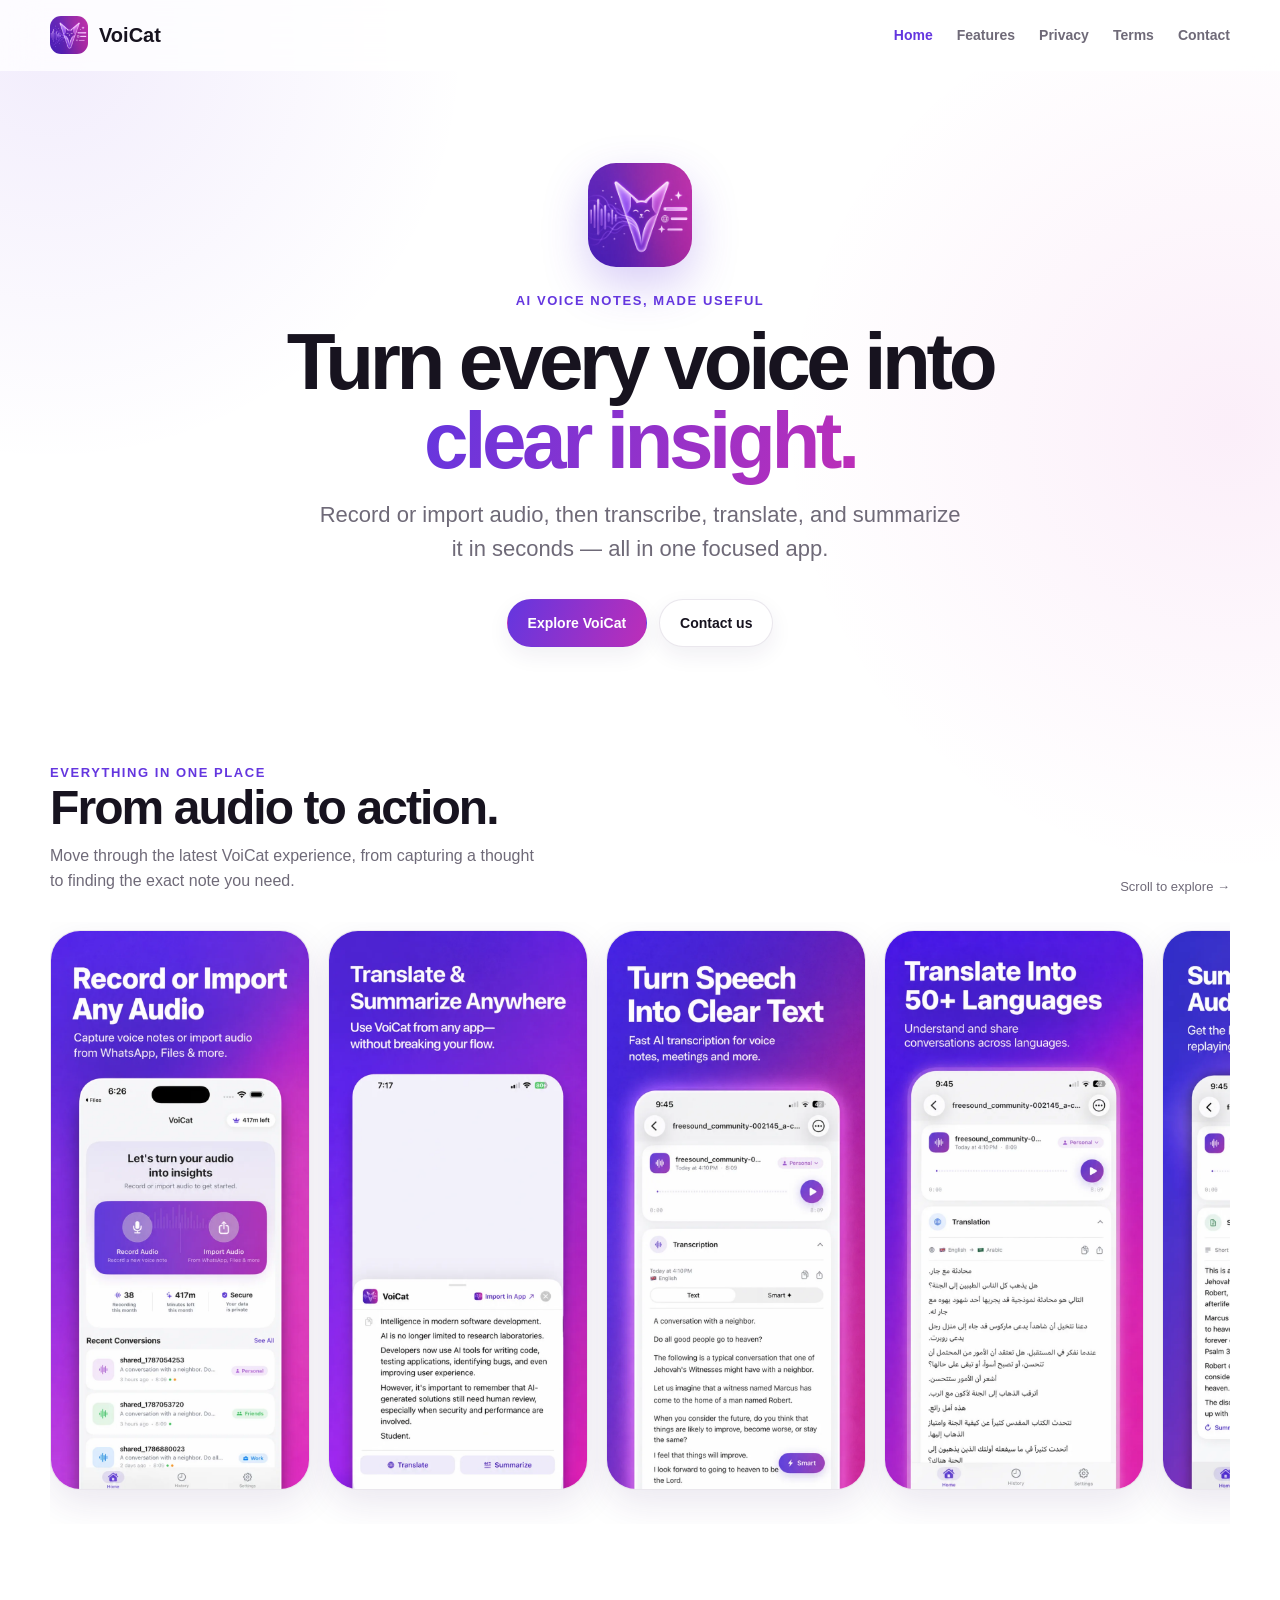
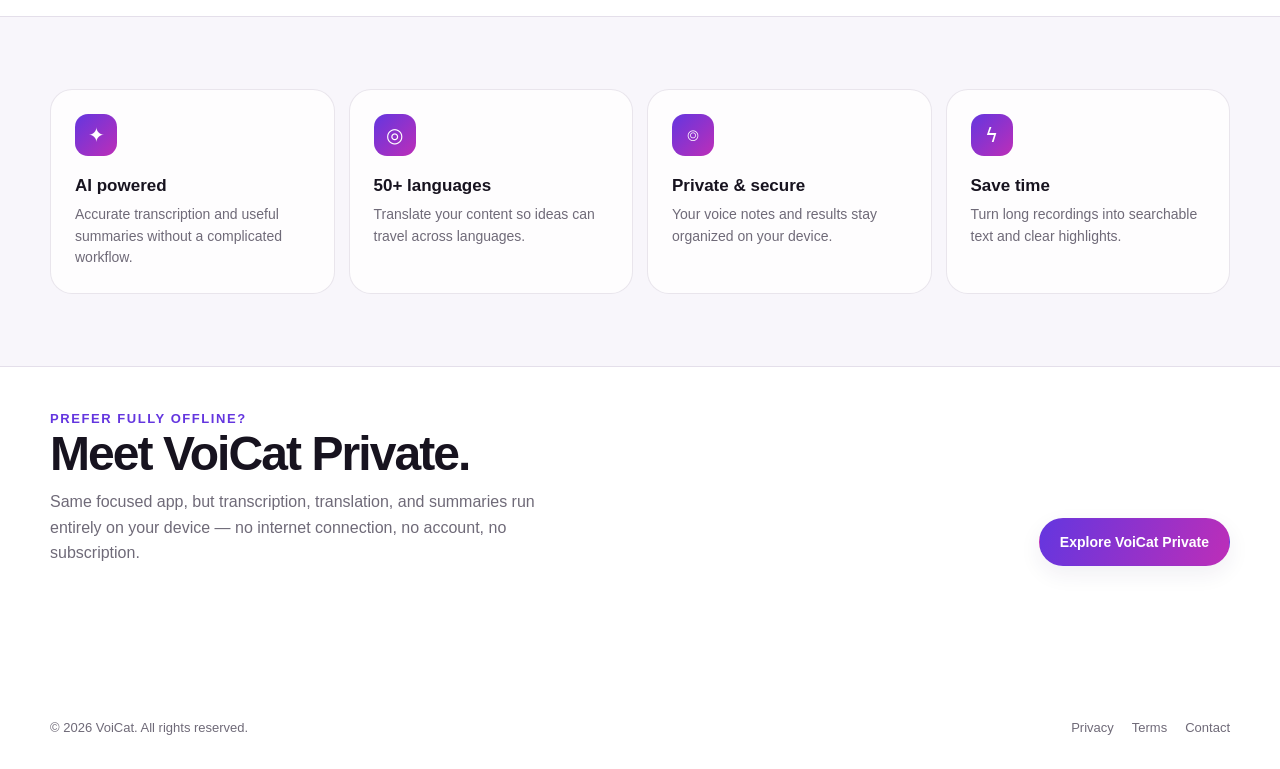
<file: index.html>
<!doctype html>
<html lang="en">
<head>
  <meta charset="utf-8">
  <meta name="viewport" content="width=device-width, initial-scale=1">
  <meta name="description" content="VoiCat turns voice notes into accurate transcripts, translations, and useful summaries.">
  <meta name="theme-color" content="#6b35df">
  <title>VoiCat — AI Voice Notes</title>
  <style>
    :root {
      --ink: #17131f;
      --muted: #6f6a78;
      --purple: #6436df;
      --pink: #bd2eb8;
      --line: rgba(63, 42, 91, .11);
      --paper: #fff;
      --soft: #f8f6fb;
      --shadow: 0 22px 55px rgba(77, 42, 143, .14);
    }

    * { box-sizing: border-box; }
    html { scroll-behavior: smooth; }
    body {
      margin: 0;
      color: var(--ink);
      background:
        radial-gradient(circle at 4% 2%, rgba(112, 55, 223, .09), transparent 26rem),
        radial-gradient(circle at 96% 18%, rgba(206, 45, 180, .08), transparent 28rem),
        var(--paper);
      font-family: -apple-system, BlinkMacSystemFont, "SF Pro Display", "Segoe UI", sans-serif;
      -webkit-font-smoothing: antialiased;
    }

    a { color: inherit; }
    img { display: block; max-width: 100%; }
    .wrap { width: min(1180px, calc(100% - 40px)); margin-inline: auto; }

    .nav {
      position: sticky;
      top: 0;
      z-index: 20;
      border-bottom: 1px solid transparent;
      background: rgba(255, 255, 255, .78);
      backdrop-filter: blur(18px);
      transition: border-color .2s ease, box-shadow .2s ease;
    }
    .nav.scrolled { border-color: var(--line); box-shadow: 0 8px 28px rgba(36, 20, 66, .06); }
    .nav-inner { min-height: 70px; display: flex; align-items: center; justify-content: space-between; gap: 24px; }
    .brand { display: inline-flex; align-items: center; gap: 11px; font-size: 20px; font-weight: 800; text-decoration: none; }
    .brand img { width: 38px; height: 38px; border-radius: 11px; }
    .nav-links { display: flex; align-items: center; gap: 24px; }
    .nav-links a { color: var(--muted); font-size: 14px; font-weight: 600; text-decoration: none; transition: color .2s ease; }
    .nav-links a:hover, .nav-links a.active { color: var(--purple); }

    .hero { padding: 92px 0 74px; text-align: center; }
    .hero-icon { width: 104px; height: 104px; margin: 0 auto 26px; border-radius: 28px; box-shadow: 0 18px 45px rgba(100, 54, 223, .25); }
    .eyebrow { color: var(--purple); font-size: 13px; font-weight: 800; letter-spacing: .12em; text-transform: uppercase; }
    h1 { max-width: 820px; margin: 14px auto 18px; font-size: clamp(46px, 7vw, 80px); line-height: .99; letter-spacing: -.055em; }
    .gradient-text { color: var(--purple); background: linear-gradient(110deg, var(--purple), var(--pink)); -webkit-background-clip: text; background-clip: text; -webkit-text-fill-color: transparent; }
    .lead { max-width: 650px; margin: 0 auto; color: var(--muted); font-size: clamp(18px, 2vw, 22px); line-height: 1.55; }
    .hero-actions { display: flex; justify-content: center; flex-wrap: wrap; gap: 12px; margin-top: 32px; }
    .button { display: inline-flex; align-items: center; justify-content: center; min-height: 48px; padding: 0 20px; border: 1px solid var(--line); border-radius: 999px; background: white; font-size: 14px; font-weight: 750; text-decoration: none; box-shadow: 0 8px 22px rgba(42, 22, 78, .07); transition: transform .2s ease, box-shadow .2s ease, border-color .2s ease; }
    .button.primary { color: white; border-color: transparent; background: linear-gradient(110deg, var(--purple), var(--pink)); }
    .button:hover { transform: translateY(-2px); border-color: rgba(100, 54, 223, .35); box-shadow: 0 14px 28px rgba(72, 39, 132, .13); }

    .features { padding: 44px 0 92px; }
    .section-head { display: flex; align-items: end; justify-content: space-between; gap: 30px; margin-bottom: 28px; }
    .section-head h2 { margin: 0 0 8px; font-size: clamp(30px, 4vw, 48px); letter-spacing: -.04em; }
    .section-head p { max-width: 500px; margin: 0; color: var(--muted); line-height: 1.6; }
    .scroll-hint { flex: none; color: var(--muted); font-size: 13px; }
    .showcase { display: grid; grid-auto-flow: column; grid-auto-columns: minmax(260px, 340px); gap: 18px; overflow-x: auto; padding: 8px 2px 34px; scroll-snap-type: x mandatory; scrollbar-width: thin; scrollbar-color: rgba(100, 54, 223, .35) transparent; }
    .screen-card { position: relative; overflow: hidden; border: 1px solid var(--line); border-radius: 30px; background: white; box-shadow: 0 14px 36px rgba(58, 31, 107, .1); scroll-snap-align: start; transition: transform .25s ease, box-shadow .25s ease; }
    .screen-card:hover { transform: translateY(-7px); box-shadow: var(--shadow); }
    .screen-card img { width: 100%; height: auto; }

    .benefits { border-block: 1px solid var(--line); background: var(--soft); padding: 72px 0; }
    .benefit-grid { display: grid; grid-template-columns: repeat(4, 1fr); gap: 14px; }
    .benefit { min-height: 170px; padding: 24px; border: 1px solid var(--line); border-radius: 22px; background: rgba(255, 255, 255, .76); transition: transform .2s ease, background .2s ease; }
    .benefit:hover { transform: translateY(-3px); background: white; }
    .benefit-icon { width: 42px; height: 42px; display: grid; place-items: center; margin-bottom: 20px; border-radius: 13px; color: white; background: linear-gradient(135deg, var(--purple), var(--pink)); font-size: 20px; }
    .benefit h3 { margin: 0 0 8px; font-size: 17px; }
    .benefit p { margin: 0; color: var(--muted); font-size: 14px; line-height: 1.55; }

    footer { padding: 34px 0; }
    .footer-inner { display: flex; justify-content: space-between; align-items: center; gap: 20px; color: var(--muted); font-size: 13px; }
    .footer-links { display: flex; flex-wrap: wrap; gap: 18px; }
    .footer-links a { text-decoration: none; }
    .footer-links a:hover { color: var(--purple); }

    @media (max-width: 780px) {
      .wrap { width: min(100% - 28px, 1180px); }
      .nav-inner { flex-wrap: wrap; padding: 10px 0; }
      .nav-links { order: 2; width: 100%; justify-content: space-between; gap: 10px; }
      .hero { padding: 66px 0 50px; }
      .section-head { display: block; }
      .scroll-hint { display: block; margin-top: 14px; }
      .benefit-grid { grid-template-columns: repeat(2, 1fr); }
    }
    @media (max-width: 480px) {
      .nav-inner { min-height: 62px; }
      .brand span { font-size: 18px; }
      .brand img { width: 34px; height: 34px; }
      .nav-links a { font-size: 13px; }
      .hero-icon { width: 88px; height: 88px; border-radius: 24px; }
      .showcase { grid-auto-columns: 82%; }
      .benefit-grid { grid-template-columns: 1fr; }
      .footer-inner { align-items: flex-start; flex-direction: column; }
    }
    @media (prefers-reduced-motion: reduce) {
      html { scroll-behavior: auto; }
      *, *::before, *::after { transition-duration: .01ms !important; }
    }
  </style>
</head>
<body>
  <header class="nav" id="nav">
    <div class="wrap nav-inner">
      <a class="brand" href="#top" aria-label="VoiCat home">
        <img src="assets/voicat-icon.webp" alt="" width="38" height="38">
        <span>VoiCat</span>
      </a>
      <nav class="nav-links" aria-label="Main navigation">
        <a href="index.html" class="active" aria-current="page">Home</a>
        <a href="#features">Features</a>
        <a href="privacy.html">Privacy</a>
        <a href="terms.html">Terms</a>
        <a href="contact.html">Contact</a>
      </nav>
    </div>
  </header>

  <main id="top">
    <section class="hero wrap">
      <img class="hero-icon" src="assets/voicat-icon.webp" alt="VoiCat app icon" width="104" height="104">
      <div class="eyebrow">AI voice notes, made useful</div>
      <h1>Turn every voice into <span class="gradient-text">clear insight.</span></h1>
      <p class="lead">Record or import audio, then transcribe, translate, and summarize it in seconds — all in one focused app.</p>
      <div class="hero-actions">
        <a class="button primary" href="#features">Explore VoiCat</a>
        <a class="button" href="contact.html">Contact us</a>
      </div>
    </section>

    <section class="features" id="features">
      <div class="wrap">
        <div class="section-head">
          <div>
            <div class="eyebrow">Everything in one place</div>
            <h2>From audio to action.</h2>
            <p>Move through the latest VoiCat experience, from capturing a thought to finding the exact note you need.</p>
          </div>
          <span class="scroll-hint">Scroll to explore →</span>
        </div>

        <div class="showcase" aria-label="VoiCat app screenshots">
          <article class="screen-card"><img src="assets/01-record-import.webp" alt="Record or import audio in VoiCat" width="770" height="1666" loading="eager"></article>
          <article class="screen-card"><img src="assets/02-extension.webp" alt="Import audio with the VoiCat share extension" width="770" height="1666" loading="lazy"></article>
          <article class="screen-card"><img src="assets/03-transcription.webp" alt="Accurate AI transcription in VoiCat" width="770" height="1666" loading="lazy"></article>
          <article class="screen-card"><img src="assets/04-translation.webp" alt="Translate notes into more than 50 languages" width="770" height="1666" loading="lazy"></article>
          <article class="screen-card"><img src="assets/05-summary.webp" alt="Create quick AI summaries in VoiCat" width="770" height="1666" loading="lazy"></article>
          <article class="screen-card"><img src="assets/06-organize-private.webp" alt="Organize voice notes privately in VoiCat" width="770" height="1666" loading="lazy"></article>
        </div>
      </div>
    </section>

    <section class="benefits" aria-label="Key benefits">
      <div class="wrap benefit-grid">
        <article class="benefit"><div class="benefit-icon" aria-hidden="true">✦</div><h3>AI powered</h3><p>Accurate transcription and useful summaries without a complicated workflow.</p></article>
        <article class="benefit"><div class="benefit-icon" aria-hidden="true">◎</div><h3>50+ languages</h3><p>Translate your content so ideas can travel across languages.</p></article>
        <article class="benefit"><div class="benefit-icon" aria-hidden="true">⌾</div><h3>Private & secure</h3><p>Your voice notes and results stay organized on your device.</p></article>
        <article class="benefit"><div class="benefit-icon" aria-hidden="true">ϟ</div><h3>Save time</h3><p>Turn long recordings into searchable text and clear highlights.</p></article>
      </div>
    </section>

    <section class="features wrap" aria-label="VoiCat Private">
      <div class="section-head">
        <div>
          <div class="eyebrow">Prefer fully offline?</div>
          <h2>Meet VoiCat Private.</h2>
          <p>Same focused app, but transcription, translation, and summaries run entirely on your device — no internet connection, no account, no subscription.</p>
        </div>
        <a class="button primary" href="private/index.html">Explore VoiCat Private</a>
      </div>
    </section>
  </main>

  <footer>
    <div class="wrap footer-inner">
      <span>© 2026 VoiCat. All rights reserved.</span>
      <div class="footer-links">
        <a href="privacy.html">Privacy</a>
        <a href="terms.html">Terms</a>
        <a href="contact.html">Contact</a>
      </div>
    </div>
  </footer>

  <script>
    const nav = document.querySelector('#nav');
    const updateNav = () => nav.classList.toggle('scrolled', window.scrollY > 10);
    const homeLink = document.querySelector('.nav-links a[href="index.html"]');
    const featuresLink = document.querySelector('.nav-links a[href="#features"]');
    const setHomeSection = (section) => {
      homeLink.classList.toggle('active', section === 'home');
      featuresLink.classList.toggle('active', section === 'features');
      homeLink.toggleAttribute('aria-current', section === 'home');
      featuresLink.toggleAttribute('aria-current', section === 'features');
    };
    const featuresObserver = new IntersectionObserver(([entry]) => {
      setHomeSection(entry.isIntersecting ? 'features' : 'home');
    }, { rootMargin: '-30% 0px -55% 0px' });
    featuresObserver.observe(document.querySelector('#features'));
    updateNav();
    window.addEventListener('scroll', updateNav, { passive: true });
  </script>
</body>
</html>
</file>
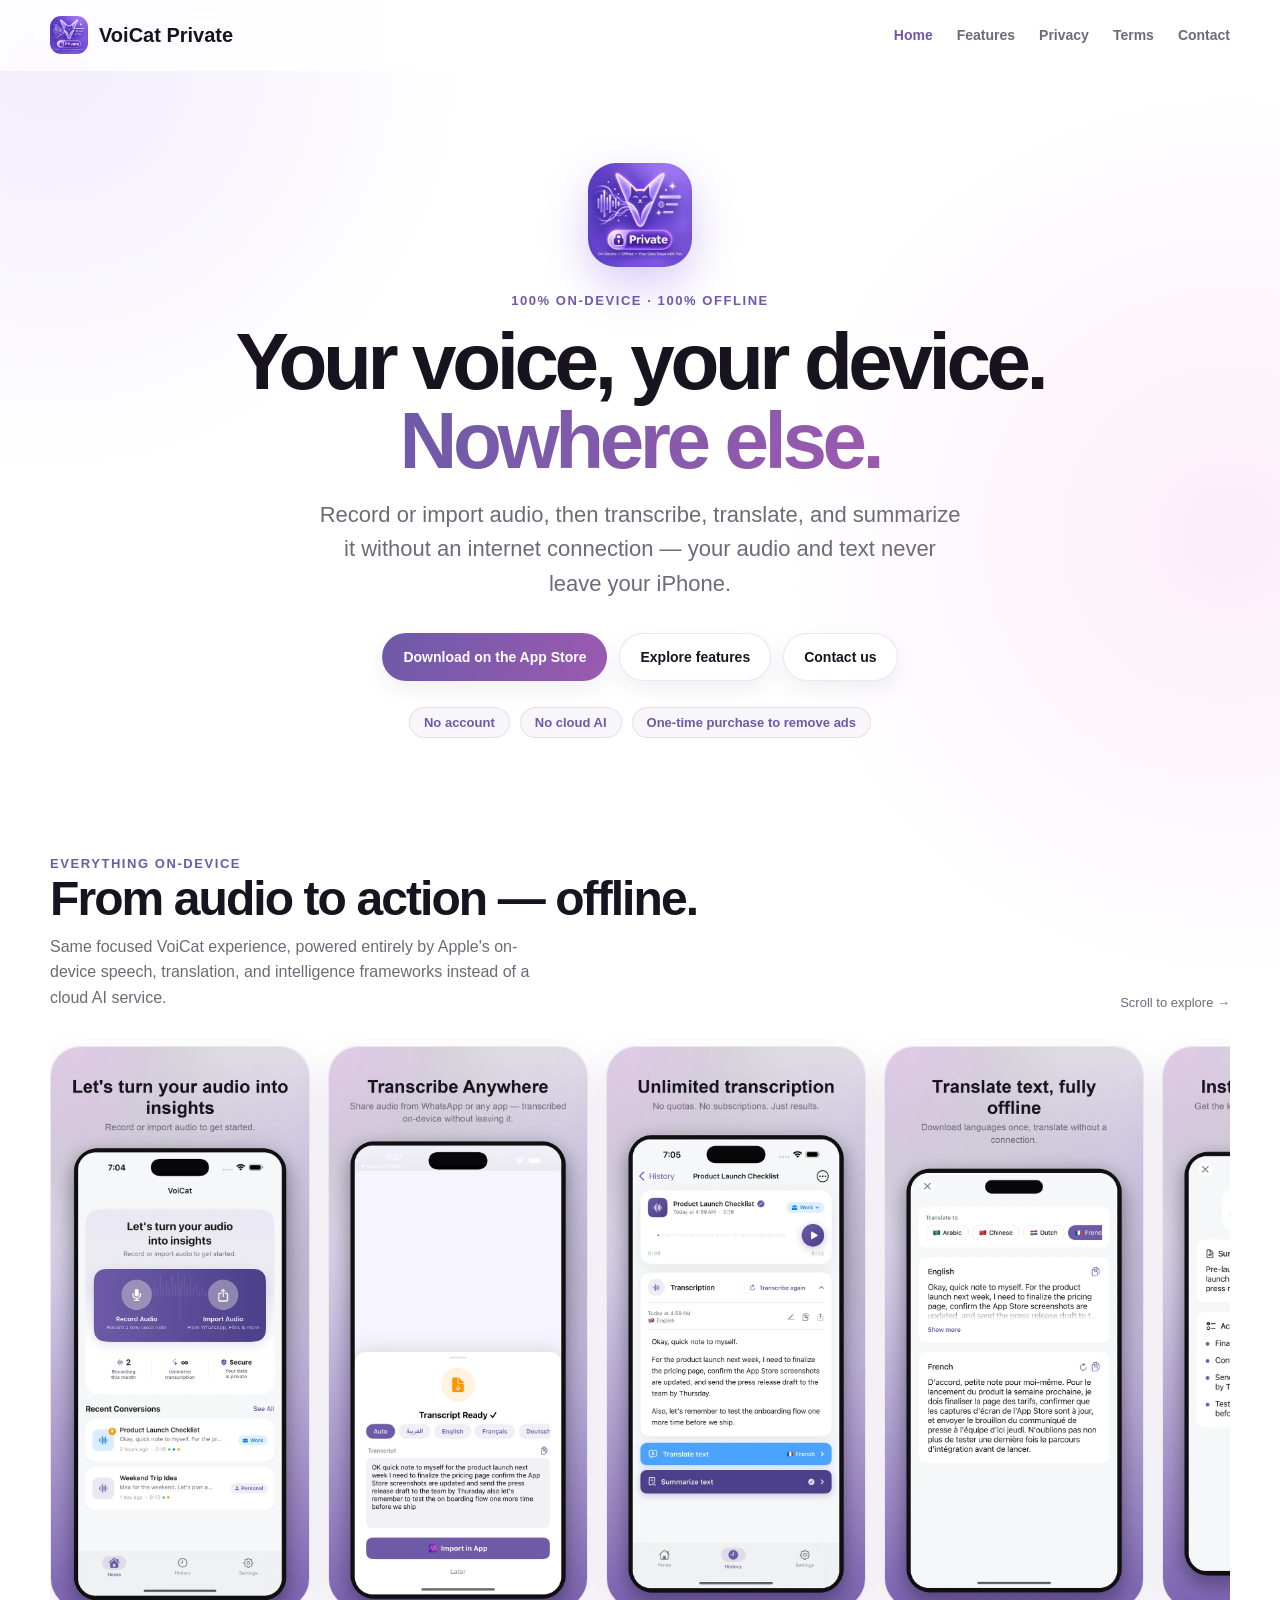
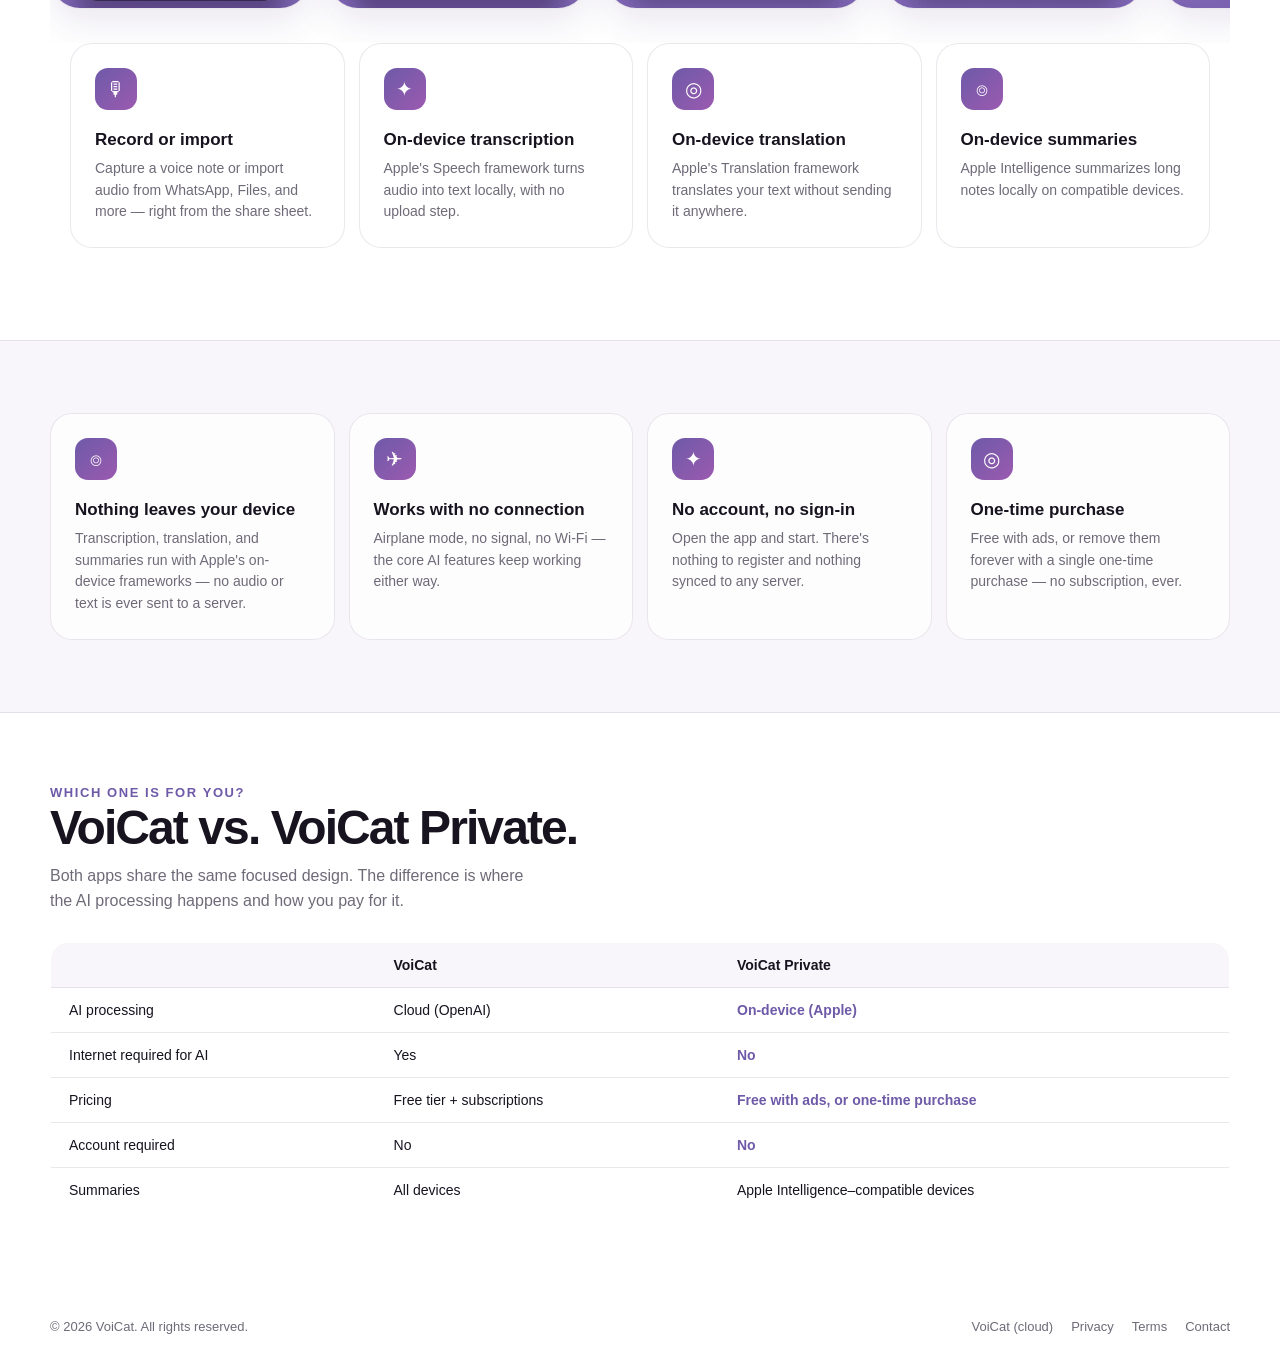
<file: private/index.html>
<!doctype html>
<html lang="en">
<head>
  <meta charset="utf-8">
  <meta name="viewport" content="width=device-width, initial-scale=1">
  <meta name="description" content="VoiCat Private turns voice notes into transcripts, translations, and summaries — entirely on your device, no internet or account required.">
  <meta name="theme-color" content="#6e5aa8">
  <title>VoiCat Private — 100% Offline AI Voice Notes</title>
  <style>
    :root {
      --ink: #17131f;
      --muted: #6f6a78;
      --purple: #6e5aa8;
      --pink: #9b5ab0;
      --line: rgba(63, 42, 91, .11);
      --paper: #fff;
      --soft: #f8f6fb;
      --shadow: 0 22px 55px rgba(77, 42, 143, .14);
    }

    * { box-sizing: border-box; }
    html { scroll-behavior: smooth; }
    body {
      margin: 0;
      color: var(--ink);
      background:
        radial-gradient(circle at 4% 2%, rgba(112, 55, 223, .09), transparent 26rem),
        radial-gradient(circle at 96% 18%, rgba(206, 45, 180, .08), transparent 28rem),
        var(--paper);
      font-family: -apple-system, BlinkMacSystemFont, "SF Pro Display", "Segoe UI", sans-serif;
      -webkit-font-smoothing: antialiased;
    }

    a { color: inherit; }
    img { display: block; max-width: 100%; }
    .wrap { width: min(1180px, calc(100% - 40px)); margin-inline: auto; }

    .nav {
      position: sticky;
      top: 0;
      z-index: 20;
      border-bottom: 1px solid transparent;
      background: rgba(255, 255, 255, .78);
      backdrop-filter: blur(18px);
      transition: border-color .2s ease, box-shadow .2s ease;
    }
    .nav.scrolled { border-color: var(--line); box-shadow: 0 8px 28px rgba(36, 20, 66, .06); }
    .nav-inner { min-height: 70px; display: flex; align-items: center; justify-content: space-between; gap: 24px; }
    .brand { display: inline-flex; align-items: center; gap: 11px; font-size: 20px; font-weight: 800; text-decoration: none; }
    .brand img { width: 38px; height: 38px; border-radius: 11px; }
    .nav-links { display: flex; align-items: center; gap: 24px; }
    .nav-links a { color: var(--muted); font-size: 14px; font-weight: 600; text-decoration: none; transition: color .2s ease; }
    .nav-links a:hover, .nav-links a.active { color: var(--purple); }

    .hero { padding: 92px 0 74px; text-align: center; }
    .hero-icon { width: 104px; height: 104px; margin: 0 auto 26px; border-radius: 28px; box-shadow: 0 18px 45px rgba(100, 54, 223, .25); }
    .eyebrow { color: var(--purple); font-size: 13px; font-weight: 800; letter-spacing: .12em; text-transform: uppercase; }
    h1 { max-width: 820px; margin: 14px auto 18px; font-size: clamp(46px, 7vw, 80px); line-height: .99; letter-spacing: -.055em; }
    .gradient-text { color: var(--purple); background: linear-gradient(110deg, var(--purple), var(--pink)); -webkit-background-clip: text; background-clip: text; -webkit-text-fill-color: transparent; }
    .lead { max-width: 650px; margin: 0 auto; color: var(--muted); font-size: clamp(18px, 2vw, 22px); line-height: 1.55; }
    .hero-actions { display: flex; justify-content: center; flex-wrap: wrap; gap: 12px; margin-top: 32px; }
    .button { display: inline-flex; align-items: center; justify-content: center; min-height: 48px; padding: 0 20px; border: 1px solid var(--line); border-radius: 999px; background: white; font-size: 14px; font-weight: 750; text-decoration: none; box-shadow: 0 8px 22px rgba(42, 22, 78, .07); transition: transform .2s ease, box-shadow .2s ease, border-color .2s ease; }
    .button.primary { color: white; border-color: transparent; background: linear-gradient(110deg, var(--purple), var(--pink)); }
    .button:hover { transform: translateY(-2px); border-color: rgba(100, 54, 223, .35); box-shadow: 0 14px 28px rgba(72, 39, 132, .13); }

    .badge-row { display: flex; justify-content: center; flex-wrap: wrap; gap: 10px; margin-top: 26px; }
    .pill { display: inline-flex; align-items: center; gap: 6px; padding: 7px 14px; border-radius: 999px; background: var(--soft); border: 1px solid var(--line); font-size: 13px; font-weight: 700; color: var(--purple); }

    .features { padding: 44px 0 92px; }
    .section-head { display: flex; align-items: end; justify-content: space-between; gap: 30px; margin-bottom: 28px; }
    .section-head h2 { margin: 0 0 8px; font-size: clamp(30px, 4vw, 48px); letter-spacing: -.04em; }
    .section-head p { max-width: 500px; margin: 0; color: var(--muted); line-height: 1.6; }
    .scroll-hint { flex: none; color: var(--muted); font-size: 13px; }
    .showcase { display: grid; grid-auto-flow: column; grid-auto-columns: minmax(260px, 340px); gap: 18px; overflow-x: auto; padding: 8px 2px 34px; scroll-snap-type: x mandatory; scrollbar-width: thin; scrollbar-color: rgba(100, 54, 223, .35) transparent; }
    .screen-card { position: relative; overflow: hidden; border: 1px solid var(--line); border-radius: 30px; background: white; box-shadow: 0 14px 36px rgba(58, 31, 107, .1); scroll-snap-align: start; transition: transform .25s ease, box-shadow .25s ease; }
    .screen-card:hover { transform: translateY(-7px); box-shadow: var(--shadow); }
    .screen-card img { width: 100%; height: auto; }

    .benefits { border-block: 1px solid var(--line); background: var(--soft); padding: 72px 0; }
    .benefit-grid { display: grid; grid-template-columns: repeat(4, 1fr); gap: 14px; }
    .benefit { min-height: 170px; padding: 24px; border: 1px solid var(--line); border-radius: 22px; background: rgba(255, 255, 255, .76); transition: transform .2s ease, background .2s ease; }
    .benefit:hover { transform: translateY(-3px); background: white; }
    .benefit-icon { width: 42px; height: 42px; display: grid; place-items: center; margin-bottom: 20px; border-radius: 13px; color: white; background: linear-gradient(135deg, var(--purple), var(--pink)); font-size: 20px; }
    .benefit h3 { margin: 0 0 8px; font-size: 17px; }
    .benefit p { margin: 0; color: var(--muted); font-size: 14px; line-height: 1.55; }

    .compare { padding: 72px 0; }
    .compare table { width: 100%; border-collapse: collapse; border: 1px solid var(--line); border-radius: 18px; overflow: hidden; }
    .compare th, .compare td { padding: 14px 18px; text-align: left; font-size: 14px; border-bottom: 1px solid var(--line); }
    .compare th { background: var(--soft); font-weight: 800; }
    .compare tr:last-child td { border-bottom: none; }
    .compare td.yes { color: var(--purple); font-weight: 700; }

    footer { padding: 34px 0; }
    .footer-inner { display: flex; justify-content: space-between; align-items: center; gap: 20px; color: var(--muted); font-size: 13px; }
    .footer-links { display: flex; flex-wrap: wrap; gap: 18px; }
    .footer-links a { text-decoration: none; }
    .footer-links a:hover { color: var(--purple); }

    @media (max-width: 780px) {
      .wrap { width: min(100% - 28px, 1180px); }
      .nav-inner { flex-wrap: wrap; padding: 10px 0; }
      .nav-links { order: 2; width: 100%; justify-content: space-between; gap: 10px; }
      .hero { padding: 66px 0 50px; }
      .section-head { display: block; }
      .scroll-hint { display: block; margin-top: 14px; }
      .benefit-grid { grid-template-columns: repeat(2, 1fr); }
      .compare table { font-size: 13px; }
      .compare th, .compare td { padding: 10px 12px; }
    }
    @media (max-width: 480px) {
      .nav-inner { min-height: 62px; }
      .brand span { font-size: 18px; }
      .brand img { width: 34px; height: 34px; }
      .nav-links a { font-size: 13px; }
      .hero-icon { width: 88px; height: 88px; border-radius: 24px; }
      .showcase { grid-auto-columns: 82%; }
      .benefit-grid { grid-template-columns: 1fr; }
      .footer-inner { align-items: flex-start; flex-direction: column; }
    }
    @media (prefers-reduced-motion: reduce) {
      html { scroll-behavior: auto; }
      *, *::before, *::after { transition-duration: .01ms !important; }
    }
  </style>
</head>
<body>
  <header class="nav" id="nav">
    <div class="wrap nav-inner">
      <a class="brand" href="#top" aria-label="VoiCat Private home">
        <img src="../assets/voicat-private-icon.webp" alt="" width="38" height="38">
        <span>VoiCat Private</span>
      </a>
      <nav class="nav-links" aria-label="Main navigation">
        <a href="index.html" class="active" aria-current="page">Home</a>
        <a href="#features">Features</a>
        <a href="privacy.html">Privacy</a>
        <a href="terms.html">Terms</a>
        <a href="contact.html">Contact</a>
      </nav>
    </div>
  </header>

  <main id="top">
    <section class="hero wrap">
      <img class="hero-icon" src="../assets/voicat-private-icon.webp" alt="VoiCat Private app icon" width="104" height="104">
      <div class="eyebrow">100% on-device · 100% offline</div>
      <h1>Your voice, your device. <span class="gradient-text">Nowhere else.</span></h1>
      <p class="lead">Record or import audio, then transcribe, translate, and summarize it without an internet connection — your audio and text never leave your iPhone.</p>
      <div class="hero-actions">
        <a class="button primary" href="https://apps.apple.com/us/app/voicat-private/id6834722491" id="app-store-link" target="_blank" rel="noopener noreferrer">Download on the App Store</a>
        <a class="button" href="#features">Explore features</a>
        <a class="button" href="contact.html">Contact us</a>
      </div>
      <div class="badge-row">
        <span class="pill">No account</span>
        <span class="pill">No cloud AI</span>
        <span class="pill">One-time purchase to remove ads</span>
      </div>
    </section>

    <section class="features" id="features">
      <div class="wrap">
        <div class="section-head">
          <div>
            <div class="eyebrow">Everything on-device</div>
            <h2>From audio to action — offline.</h2>
            <p>Same focused VoiCat experience, powered entirely by Apple's on-device speech, translation, and intelligence frameworks instead of a cloud AI service.</p>
          </div>
          <span class="scroll-hint">Scroll to explore →</span>
        </div>

        <div class="showcase" aria-label="VoiCat Private app screenshots">
          <article class="screen-card"><img src="assets/01-record-import.webp" alt="Record or import audio in VoiCat Private" width="770" height="1673" loading="eager"></article>
          <article class="screen-card"><img src="assets/07-share-extension.webp" alt="Transcribe audio from WhatsApp or any app without leaving it, using the VoiCat Private share extension" width="770" height="1673" loading="lazy"></article>
          <article class="screen-card"><img src="assets/02-transcription.webp" alt="Unlimited on-device transcription in VoiCat Private" width="770" height="1673" loading="lazy"></article>
          <article class="screen-card"><img src="assets/03-translation.webp" alt="Translate text fully offline in VoiCat Private" width="770" height="1673" loading="lazy"></article>
          <article class="screen-card"><img src="assets/04-summary.webp" alt="Instant on-device AI summaries in VoiCat Private" width="770" height="1673" loading="lazy"></article>
          <article class="screen-card"><img src="assets/05-organize.webp" alt="Organize and search your voice notes in VoiCat Private" width="770" height="1673" loading="lazy"></article>
          <article class="screen-card"><img src="assets/06-private.webp" alt="Your data stays on your device in VoiCat Private" width="770" height="1673" loading="lazy"></article>
        </div>

        <div class="wrap benefit-grid" aria-label="How VoiCat Private works">
          <article class="benefit"><div class="benefit-icon" aria-hidden="true">🎙</div><h3>Record or import</h3><p>Capture a voice note or import audio from WhatsApp, Files, and more — right from the share sheet.</p></article>
          <article class="benefit"><div class="benefit-icon" aria-hidden="true">✦</div><h3>On-device transcription</h3><p>Apple's Speech framework turns audio into text locally, with no upload step.</p></article>
          <article class="benefit"><div class="benefit-icon" aria-hidden="true">◎</div><h3>On-device translation</h3><p>Apple's Translation framework translates your text without sending it anywhere.</p></article>
          <article class="benefit"><div class="benefit-icon" aria-hidden="true">⌾</div><h3>On-device summaries</h3><p>Apple Intelligence summarizes long notes locally on compatible devices.</p></article>
        </div>
      </div>
    </section>

    <section class="benefits" aria-label="Key benefits">
      <div class="wrap benefit-grid">
        <article class="benefit"><div class="benefit-icon" aria-hidden="true">⌾</div><h3>Nothing leaves your device</h3><p>Transcription, translation, and summaries run with Apple's on-device frameworks — no audio or text is ever sent to a server.</p></article>
        <article class="benefit"><div class="benefit-icon" aria-hidden="true">✈︎</div><h3>Works with no connection</h3><p>Airplane mode, no signal, no Wi-Fi — the core AI features keep working either way.</p></article>
        <article class="benefit"><div class="benefit-icon" aria-hidden="true">✦</div><h3>No account, no sign-in</h3><p>Open the app and start. There's nothing to register and nothing synced to any server.</p></article>
        <article class="benefit"><div class="benefit-icon" aria-hidden="true">◎</div><h3>One-time purchase</h3><p>Free with ads, or remove them forever with a single one-time purchase — no subscription, ever.</p></article>
      </div>
    </section>

    <section class="compare wrap" aria-label="VoiCat vs VoiCat Private">
      <div class="section-head">
        <div>
          <div class="eyebrow">Which one is for you?</div>
          <h2>VoiCat vs. VoiCat Private.</h2>
          <p>Both apps share the same focused design. The difference is where the AI processing happens and how you pay for it.</p>
        </div>
      </div>
      <table>
        <thead>
          <tr><th></th><th>VoiCat</th><th>VoiCat Private</th></tr>
        </thead>
        <tbody>
          <tr><td>AI processing</td><td>Cloud (OpenAI)</td><td class="yes">On-device (Apple)</td></tr>
          <tr><td>Internet required for AI</td><td>Yes</td><td class="yes">No</td></tr>
          <tr><td>Pricing</td><td>Free tier + subscriptions</td><td class="yes">Free with ads, or one-time purchase</td></tr>
          <tr><td>Account required</td><td>No</td><td class="yes">No</td></tr>
          <tr><td>Summaries</td><td>All devices</td><td>Apple Intelligence–compatible devices</td></tr>
        </tbody>
      </table>
    </section>
  </main>

  <footer>
    <div class="wrap footer-inner">
      <span>© 2026 VoiCat. All rights reserved.</span>
      <div class="footer-links">
        <a href="../index.html">VoiCat (cloud)</a>
        <a href="privacy.html">Privacy</a>
        <a href="terms.html">Terms</a>
        <a href="contact.html">Contact</a>
      </div>
    </div>
  </footer>

  <script>
    const nav = document.querySelector('#nav');
    const updateNav = () => nav.classList.toggle('scrolled', window.scrollY > 10);
    const homeLink = document.querySelector('.nav-links a[href="index.html"]');
    const featuresLink = document.querySelector('.nav-links a[href="#features"]');
    const setHomeSection = (section) => {
      homeLink.classList.toggle('active', section === 'home');
      featuresLink.classList.toggle('active', section === 'features');
      homeLink.toggleAttribute('aria-current', section === 'home');
      featuresLink.toggleAttribute('aria-current', section === 'features');
    };
    const featuresObserver = new IntersectionObserver(([entry]) => {
      setHomeSection(entry.isIntersecting ? 'features' : 'home');
    }, { rootMargin: '-30% 0px -55% 0px' });
    featuresObserver.observe(document.querySelector('#features'));
    updateNav();
    window.addEventListener('scroll', updateNav, { passive: true });
  </script>
</body>
</html>
</file>
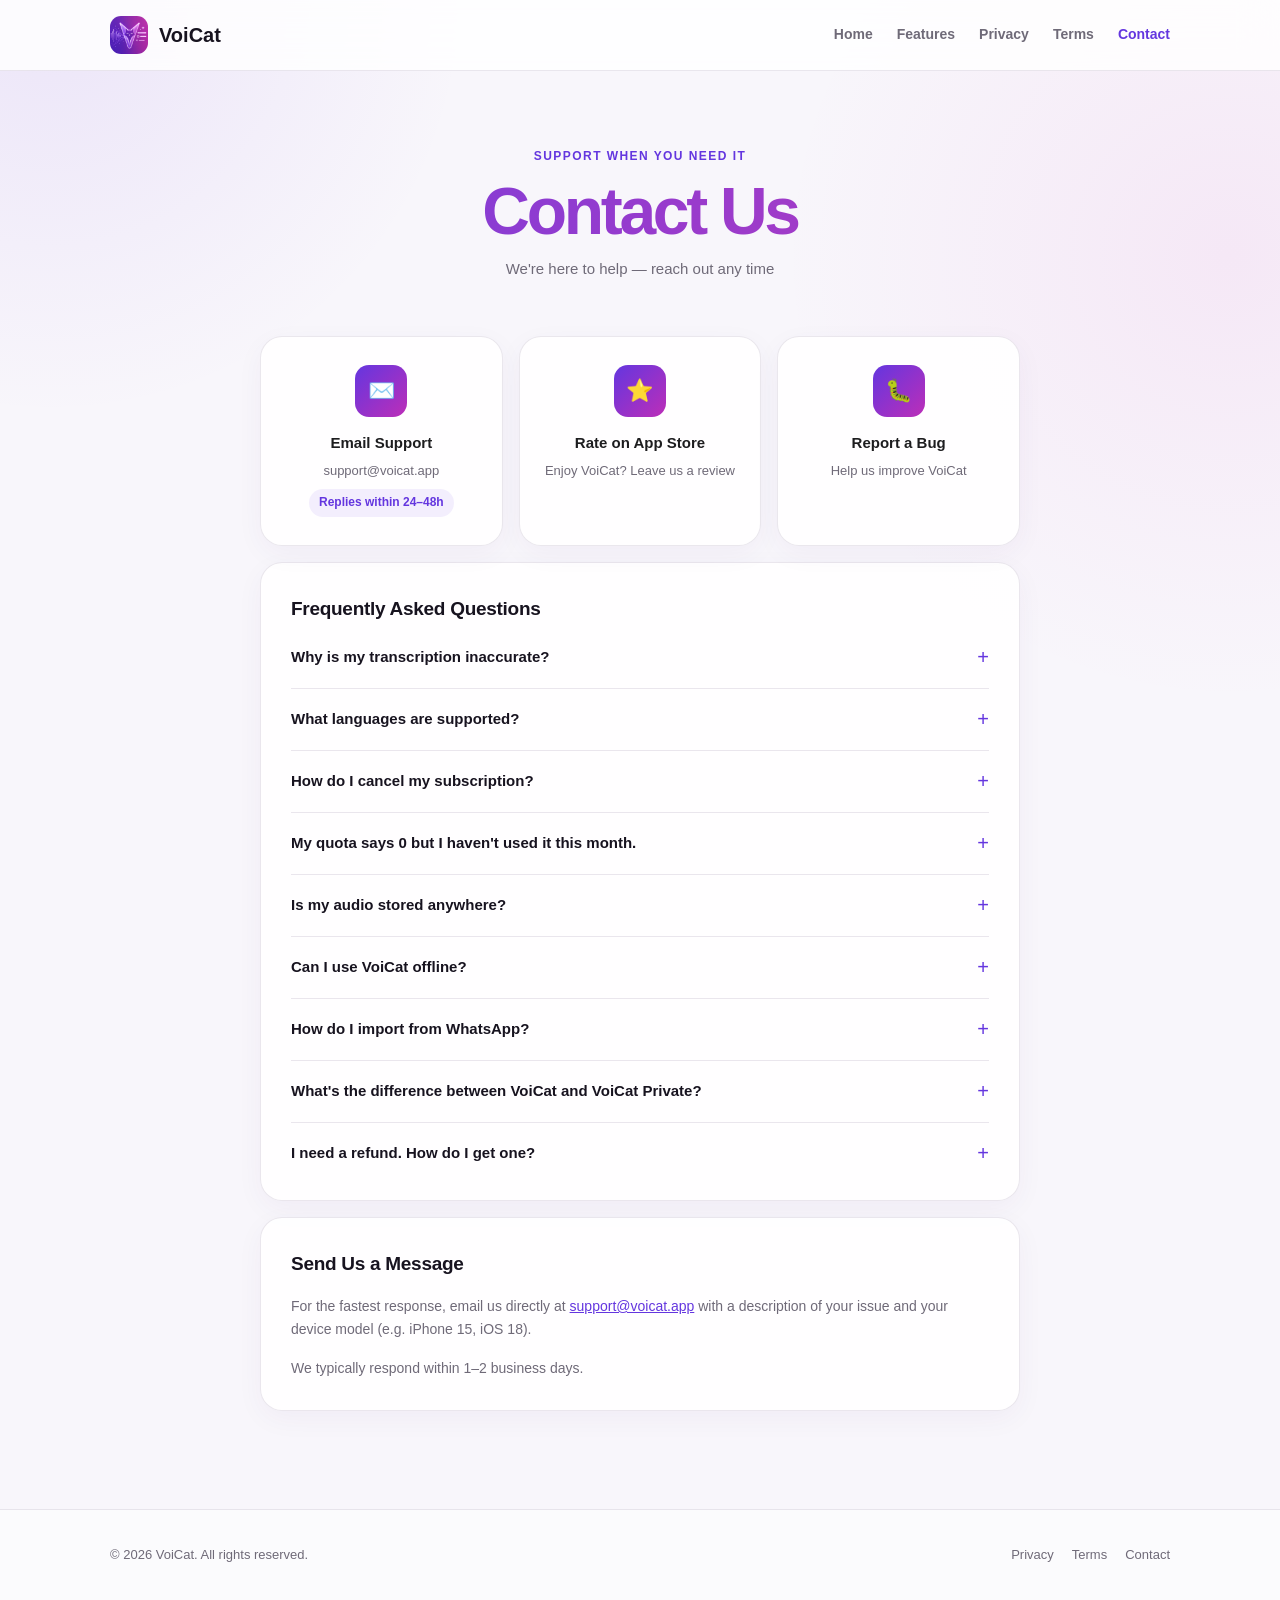
<file: contact.html>
<!DOCTYPE html>
<html lang="en">
<head>
  <meta charset="UTF-8">
  <meta name="viewport" content="width=device-width, initial-scale=1.0">
  <title>Contact — VoiCat</title>
  <style>
    :root {
      --purple: #6138DB;
      --fuchsia: #AD30B8;
      --bg: #f5f5f7;
      --card: #ffffff;
      --text: #1d1d1f;
      --muted: #6e6e73;
      --border: #e5e5ea;
    }
    * { box-sizing: border-box; margin: 0; padding: 0; }
    body {
      font-family: -apple-system, BlinkMacSystemFont, 'SF Pro Text', 'Segoe UI', sans-serif;
      background: var(--bg);
      color: var(--text);
      line-height: 1.7;
    }
    header {
      background: linear-gradient(135deg, var(--purple), var(--fuchsia));
      padding: 48px 24px 40px;
      text-align: center;
      color: white;
    }
    header .logo { font-size: 36px; font-weight: 800; letter-spacing: -0.5px; }
    header .tagline { font-size: 14px; opacity: 0.8; margin-top: 4px; }
    header h1 { font-size: 22px; font-weight: 600; margin-top: 20px; opacity: 0.95; }
    header p { font-size: 14px; opacity: 0.75; margin-top: 8px; }
    nav {
      display: flex;
      justify-content: center;
      gap: 8px;
      padding: 16px;
      background: white;
      border-bottom: 1px solid var(--border);
      flex-wrap: wrap;
    }
    nav a {
      color: var(--purple);
      text-decoration: none;
      font-size: 14px;
      font-weight: 500;
      padding: 6px 14px;
      border-radius: 20px;
      border: 1px solid var(--purple);
      transition: all 0.2s;
    }
    nav a:hover, nav a.active { background: var(--purple); color: white; }
    main { max-width: 760px; margin: 0 auto; padding: 32px 20px 64px; }

    /* Contact cards */
    .contact-grid {
      display: grid;
      grid-template-columns: repeat(auto-fit, minmax(220px, 1fr));
      gap: 16px;
      margin-bottom: 24px;
    }
    .contact-card {
      background: var(--card);
      border-radius: 16px;
      padding: 24px;
      border: 1px solid var(--border);
      text-align: center;
      text-decoration: none;
      color: var(--text);
      transition: transform 0.2s, box-shadow 0.2s;
    }
    .contact-card:hover {
      transform: translateY(-2px);
      box-shadow: 0 8px 24px rgba(97,56,219,0.12);
    }
    .contact-card .icon {
      width: 52px;
      height: 52px;
      border-radius: 14px;
      background: linear-gradient(135deg, var(--purple), var(--fuchsia));
      display: flex;
      align-items: center;
      justify-content: center;
      margin: 0 auto 14px;
      font-size: 22px;
    }
    .contact-card h3 { font-size: 15px; font-weight: 700; margin-bottom: 4px; }
    .contact-card p { font-size: 13px; color: var(--muted); margin: 0; }

    /* FAQ */
    section {
      background: var(--card);
      border-radius: 16px;
      padding: 28px;
      margin-bottom: 16px;
      border: 1px solid var(--border);
    }
    h2 {
      font-size: 17px;
      font-weight: 700;
      color: var(--purple);
      margin-bottom: 18px;
      display: flex;
      align-items: center;
      gap: 8px;
    }
    h2::before {
      content: '';
      display: block;
      width: 4px;
      height: 18px;
      background: linear-gradient(var(--purple), var(--fuchsia));
      border-radius: 2px;
    }
    details {
      border-bottom: 1px solid var(--border);
      padding: 14px 0;
    }
    details:last-child { border-bottom: none; padding-bottom: 0; }
    details:first-of-type { padding-top: 0; }
    summary {
      font-size: 15px;
      font-weight: 600;
      cursor: pointer;
      list-style: none;
      display: flex;
      justify-content: space-between;
      align-items: center;
      user-select: none;
    }
    summary::-webkit-details-marker { display: none; }
    summary::after {
      content: '+';
      font-size: 20px;
      color: var(--purple);
      font-weight: 300;
      transition: transform 0.2s;
    }
    details[open] summary::after { transform: rotate(45deg); }
    details p {
      margin-top: 10px;
      font-size: 14px;
      color: var(--muted);
      line-height: 1.6;
    }

    /* Response time badge */
    .badge {
      display: inline-block;
      background: rgba(97,56,219,0.1);
      color: var(--purple);
      font-size: 12px;
      font-weight: 600;
      padding: 4px 10px;
      border-radius: 20px;
      margin-top: 8px;
    }

    footer {
      text-align: center;
      padding: 32px 20px;
      font-size: 13px;
      color: var(--muted);
      border-top: 1px solid var(--border);
    }
    footer a { color: var(--purple); text-decoration: none; }
  </style>
  <link rel="stylesheet" href="legal.css">
</head>
<body>

<nav class="topbar" aria-label="Main navigation">
  <div class="topbar-inner">
    <a class="brand" href="index.html"><img src="assets/voicat-icon.webp" alt="" width="38" height="38"><span>VoiCat</span></a>
    <div class="top-links"><a href="index.html">Home</a><a href="index.html#features">Features</a><a href="privacy.html">Privacy</a><a href="terms.html">Terms</a><a href="contact.html" class="active" aria-current="page">Contact</a></div>
  </div>
</nav>

<header class="page-hero">
  <div class="eyebrow">Support when you need it</div>
  <h1>Contact Us</h1>
  <p>We're here to help — reach out any time</p>
</header>

<main>

  <div class="contact-grid">
    <a class="contact-card" href="mailto:support@voicat.app">
      <div class="icon">✉️</div>
      <h3>Email Support</h3>
      <p>support@voicat.app</p>
      <div class="badge">Replies within 24–48h</div>
    </a>

    <a class="contact-card" href="https://apps.apple.com/us/app/voicat-ai-voice-to-text/id6771094624" target="_blank" rel="noopener noreferrer">
      <div class="icon">⭐</div>
      <h3>Rate on App Store</h3>
      <p>Enjoy VoiCat? Leave us a review</p>
    </a>

    <a class="contact-card" href="mailto:support@voicat.app?subject=VoiCat%20Bug%20Report">
      <div class="icon">🐛</div>
      <h3>Report a Bug</h3>
      <p>Help us improve VoiCat</p>
    </a>
  </div>

  <section>
    <h2>Frequently Asked Questions</h2>

    <details>
      <summary>Why is my transcription inaccurate?</summary>
      <p>Transcription accuracy depends on audio clarity, background noise, and language. For best results, record in a quiet environment and speak clearly. Accuracy is typically above 95% for clear speech in supported languages.</p>
    </details>

    <details>
      <summary>What languages are supported?</summary>
      <p>VoiCat supports transcription in over 50 languages via OpenAI Whisper. Translation is available between major world languages including Arabic, English, French, Spanish, German, Chinese, Japanese, and more.</p>
    </details>

    <details>
      <summary>How do I cancel my subscription?</summary>
      <p>Subscriptions are managed by Apple. Go to iOS Settings → tap your name → Subscriptions → VoiCat → Cancel Subscription. Cancellation takes effect at the end of the current billing period.</p>
    </details>

    <details>
      <summary>My quota says 0 but I haven't used it this month.</summary>
      <p>Paid-minute allowances reset with your subscription allowance period, not on a fixed calendar date. A plan downgrade may take effect at the end of the current billing period. If the issue persists, please contact us with your device details.</p>
    </details>

    <details>
      <summary>Is my audio stored anywhere?</summary>
      <p>VoiCat and its Cloudflare gateway do not retain copies of your recordings after processing. Audio is sent securely to OpenAI's API to perform the requested AI processing; see our <a href="privacy.html">Privacy Policy</a> for details about third-party processing and retention.</p>
    </details>

    <details>
      <summary>Can I use VoiCat offline?</summary>
      <p>Playback of existing recordings works offline. Transcription, translation, and summarization require an internet connection as they are processed by our AI service.</p>
    </details>

    <details>
      <summary>How do I import from WhatsApp?</summary>
      <p>In WhatsApp, open a voice message → tap the three dots → Share → VoiCat. Alternatively, use the Import button in the app and choose "Files" to select any audio file from your device.</p>
    </details>

    <details>
      <summary>What's the difference between VoiCat and VoiCat Private?</summary>
      <p>VoiCat Private is a separate app that runs transcription, translation, and summarization entirely on-device, with no internet connection required and no subscription — just ads, or a one-time purchase to remove them. It has its own <a href="private/privacy.html">Privacy Policy</a> and <a href="private/terms.html">Terms of Service</a>, since its data practices are different from VoiCat's.</p>
    </details>

    <details>
      <summary>I need a refund. How do I get one?</summary>
      <p>Refunds are handled by Apple. Visit <a href="https://reportaproblem.apple.com" target="_blank">reportaproblem.apple.com</a>, sign in with your Apple ID, and select the VoiCat subscription to request a refund.</p>
    </details>

  </section>

  <section>
    <h2>Send Us a Message</h2>
    <p style="font-size:14px; color: var(--muted); margin-bottom: 16px;">For the fastest response, email us directly at <a href="mailto:support@voicat.app">support@voicat.app</a> with a description of your issue and your device model (e.g. iPhone 15, iOS 18).</p>
    <p style="font-size:14px; color: var(--muted);">We typically respond within 1–2 business days.</p>
  </section>

</main>

<footer class="site-footer">
  <div class="footer-inner">
    <p>&copy; 2026 VoiCat. All rights reserved.</p>
    <div class="footer-links"><a href="privacy.html">Privacy</a><a href="terms.html">Terms</a><a href="contact.html">Contact</a></div>
  </div>
</footer>

</body>
</html>
</file>
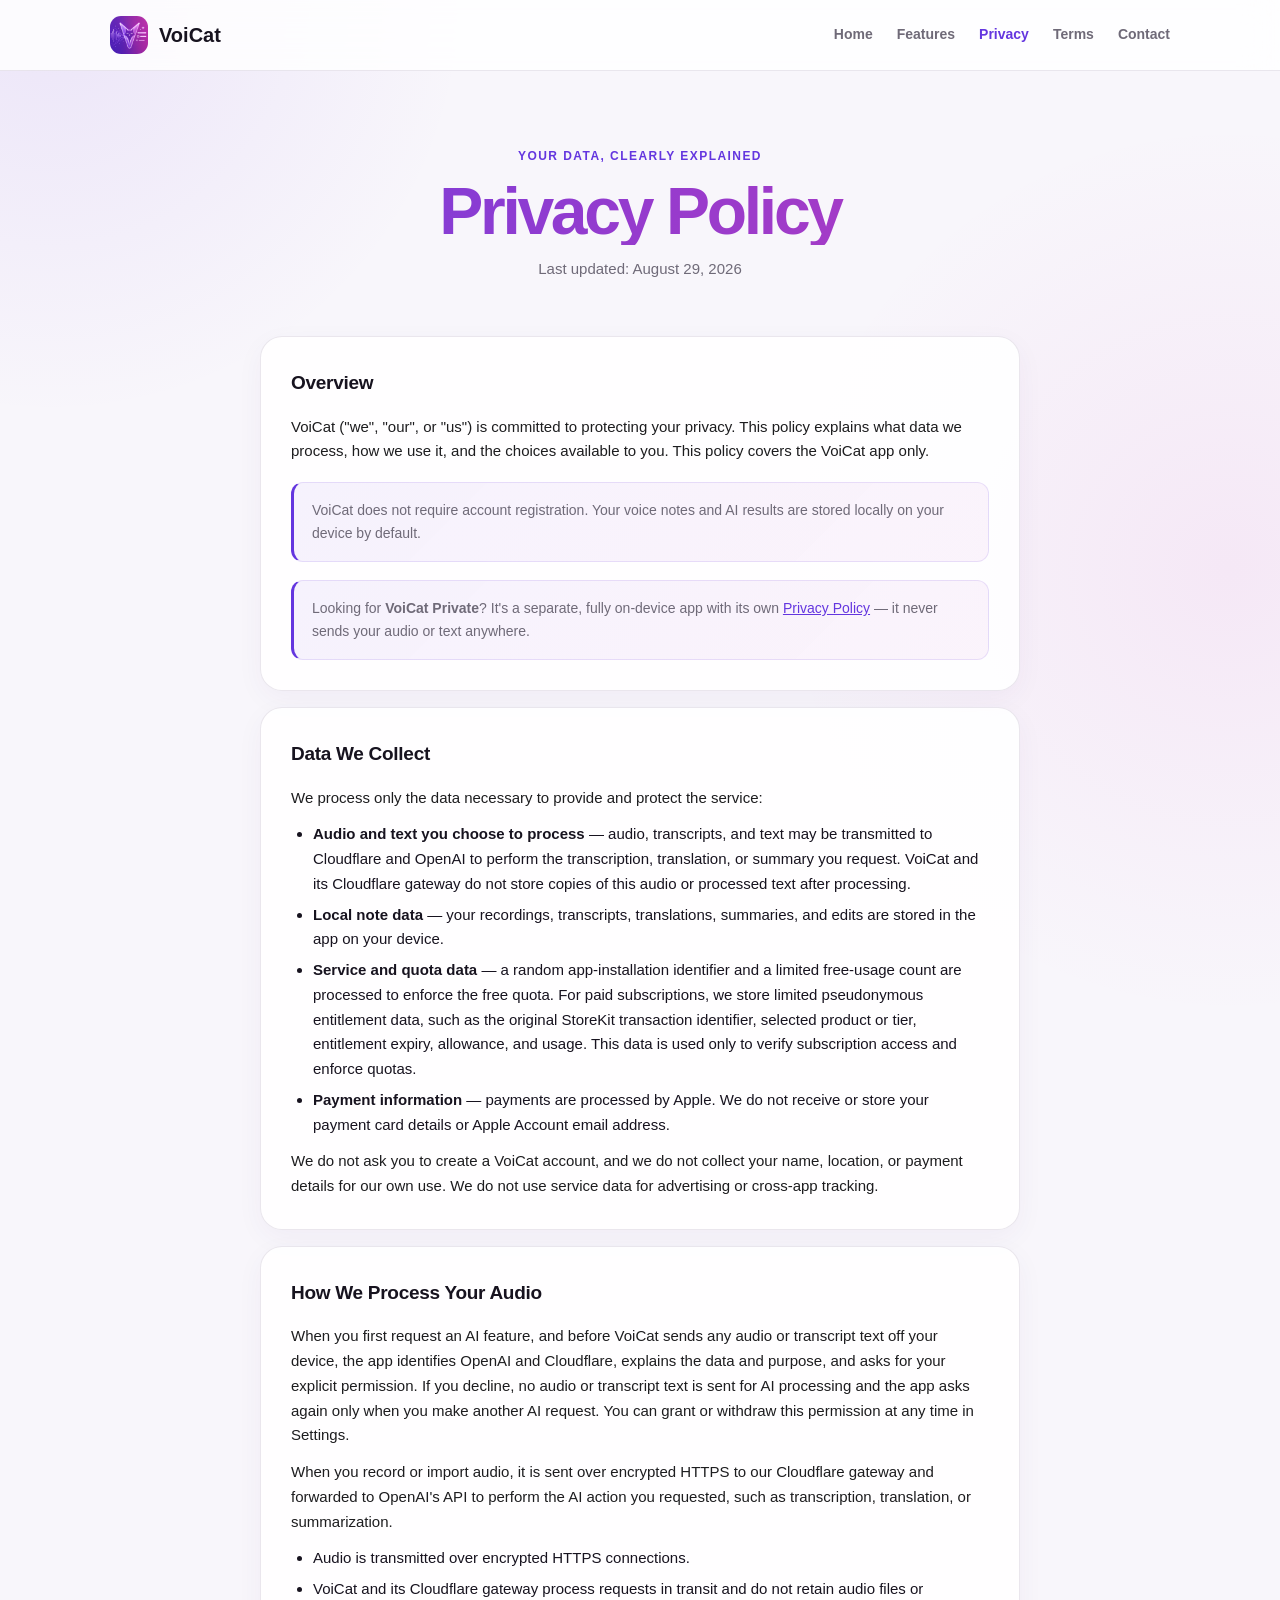
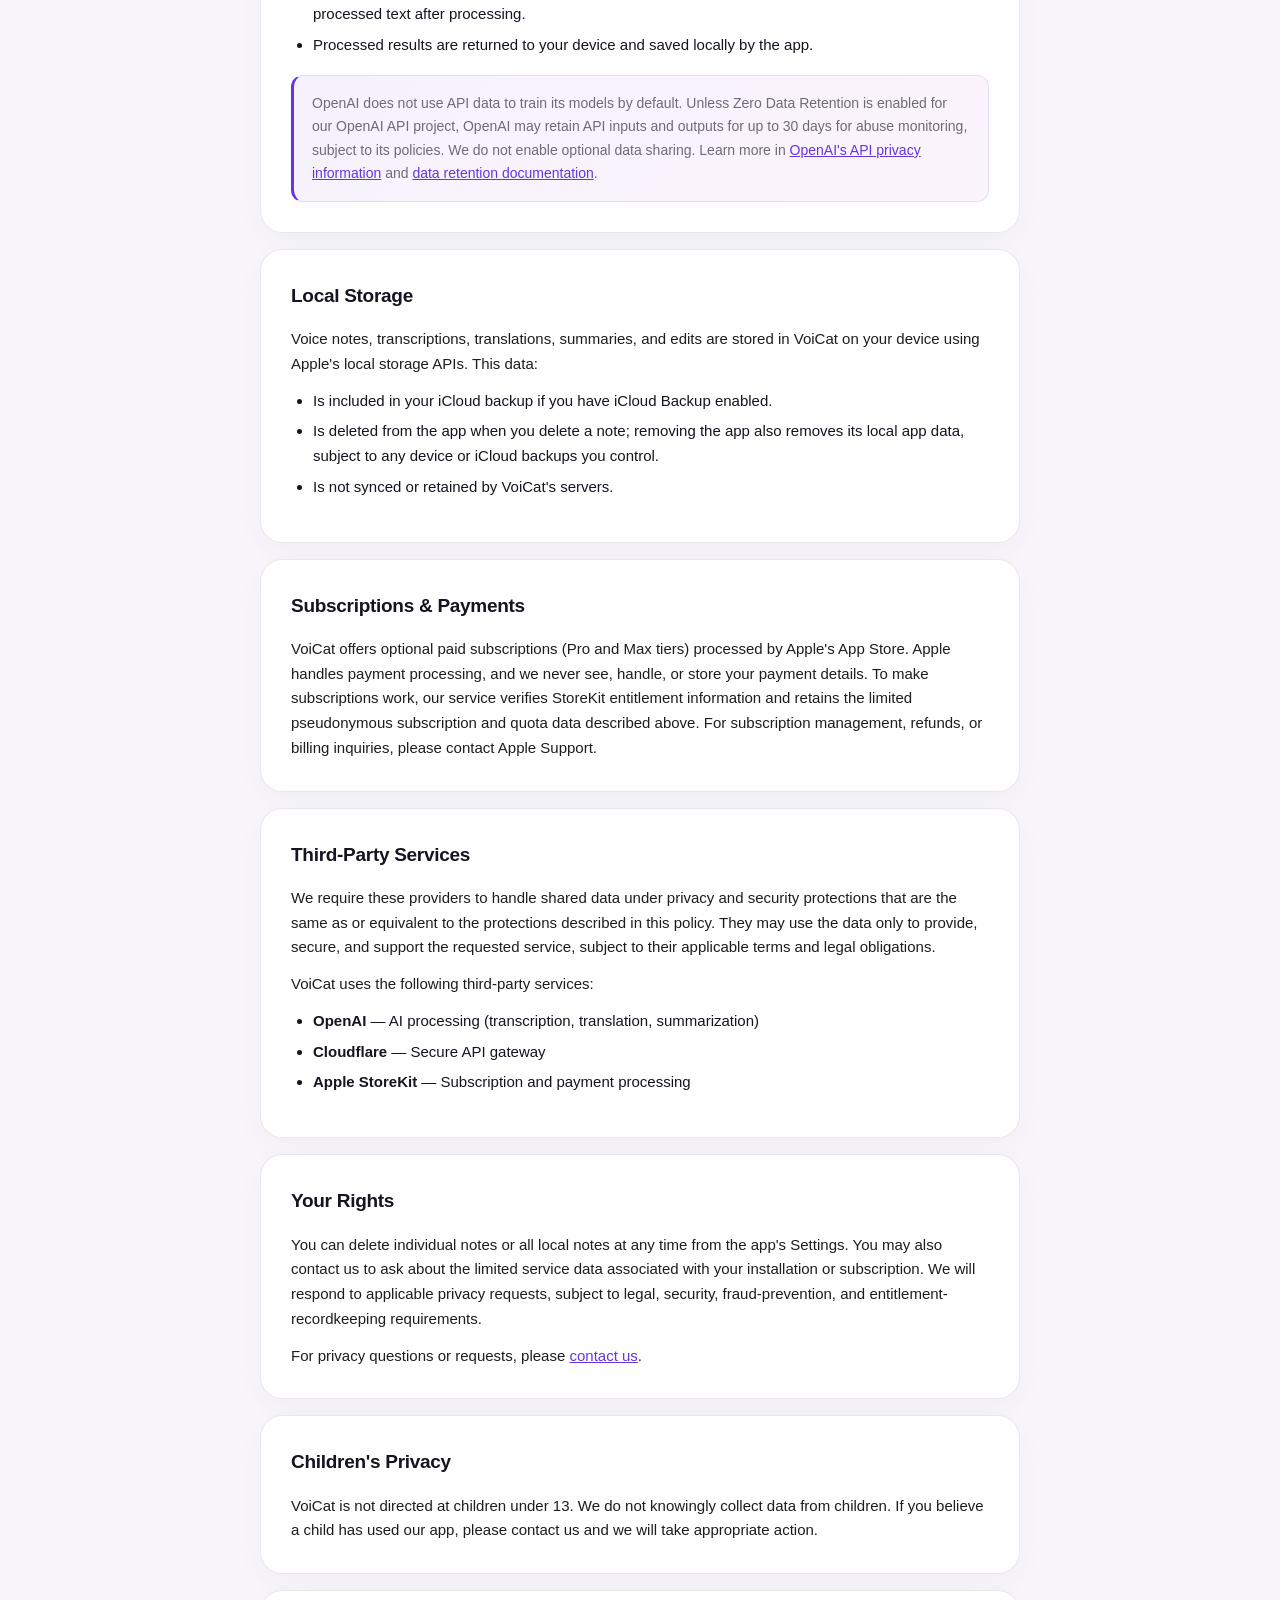
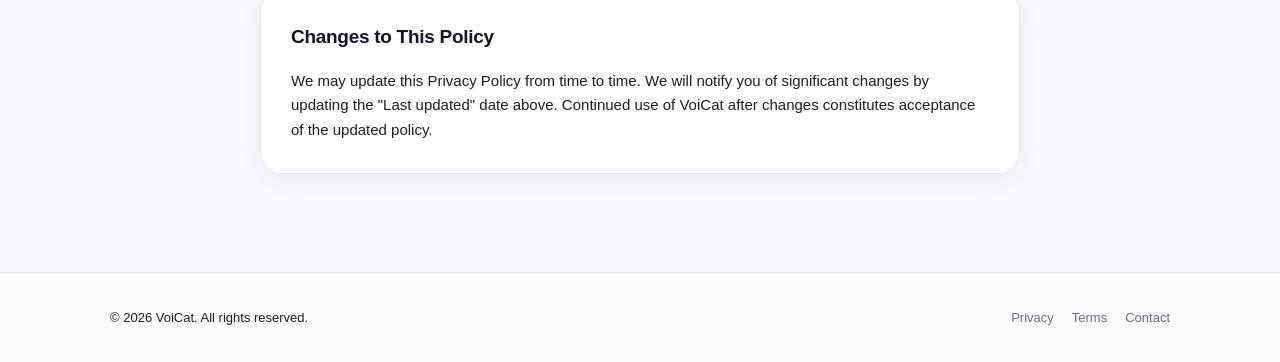
<file: privacy.html>
<!DOCTYPE html>
<html lang="en">
<head>
  <meta charset="UTF-8">
  <meta name="viewport" content="width=device-width, initial-scale=1.0">
  <title>Privacy Policy — VoiCat</title>
  <style>
    :root {
      --purple: #6138DB;
      --fuchsia: #AD30B8;
      --bg: #f5f5f7;
      --card: #ffffff;
      --text: #1d1d1f;
      --muted: #6e6e73;
      --border: #e5e5ea;
    }
    * { box-sizing: border-box; margin: 0; padding: 0; }
    body {
      font-family: -apple-system, BlinkMacSystemFont, 'SF Pro Text', 'Segoe UI', sans-serif;
      background: var(--bg);
      color: var(--text);
      line-height: 1.7;
    }
    header {
      background: linear-gradient(135deg, var(--purple), var(--fuchsia));
      padding: 48px 24px 40px;
      text-align: center;
      color: white;
    }
    header .logo { font-size: 36px; font-weight: 800; letter-spacing: -0.5px; }
    header .tagline { font-size: 14px; opacity: 0.8; margin-top: 4px; }
    header h1 { font-size: 22px; font-weight: 600; margin-top: 20px; opacity: 0.95; }
    header .date { font-size: 13px; opacity: 0.7; margin-top: 6px; }

    nav {
      display: flex;
      justify-content: center;
      gap: 8px;
      padding: 16px;
      background: white;
      border-bottom: 1px solid var(--border);
      flex-wrap: wrap;
    }
    nav a {
      color: var(--purple);
      text-decoration: none;
      font-size: 14px;
      font-weight: 500;
      padding: 6px 14px;
      border-radius: 20px;
      border: 1px solid var(--purple);
      transition: all 0.2s;
    }
    nav a:hover, nav a.active {
      background: var(--purple);
      color: white;
    }

    main {
      max-width: 760px;
      margin: 0 auto;
      padding: 32px 20px 64px;
    }
    section {
      background: var(--card);
      border-radius: 16px;
      padding: 28px;
      margin-bottom: 16px;
      border: 1px solid var(--border);
    }
    h2 {
      font-size: 17px;
      font-weight: 700;
      color: var(--purple);
      margin-bottom: 14px;
      display: flex;
      align-items: center;
      gap: 8px;
    }
    h2::before {
      content: '';
      display: block;
      width: 4px;
      height: 18px;
      background: linear-gradient(var(--purple), var(--fuchsia));
      border-radius: 2px;
    }
    p { font-size: 15px; color: var(--text); margin-bottom: 12px; }
    p:last-child { margin-bottom: 0; }
    ul { padding-left: 20px; margin-bottom: 12px; }
    ul li { font-size: 15px; margin-bottom: 6px; }
    .highlight {
      background: linear-gradient(135deg, rgba(97,56,219,0.06), rgba(173,48,184,0.06));
      border-left: 3px solid var(--purple);
      border-radius: 8px;
      padding: 14px 16px;
      margin: 16px 0;
      font-size: 14px;
      color: var(--muted);
    }
    footer {
      text-align: center;
      padding: 32px 20px;
      font-size: 13px;
      color: var(--muted);
      border-top: 1px solid var(--border);
    }
    footer a { color: var(--purple); text-decoration: none; }
    a { color: var(--purple); }
  </style>
  <link rel="stylesheet" href="legal.css">
</head>
<body>

<nav class="topbar" aria-label="Main navigation">
  <div class="topbar-inner">
    <a class="brand" href="index.html"><img src="assets/voicat-icon.webp" alt="" width="38" height="38"><span>VoiCat</span></a>
    <div class="top-links"><a href="index.html">Home</a><a href="index.html#features">Features</a><a href="privacy.html" class="active" aria-current="page">Privacy</a><a href="terms.html">Terms</a><a href="contact.html">Contact</a></div>
  </div>
</nav>

<header class="page-hero">
  <div class="eyebrow">Your data, clearly explained</div>
  <h1>Privacy Policy</h1>
  <div class="date">Last updated: August 29, 2026</div>
</header>

<main>

  <section>
    <h2>Overview</h2>
    <p>VoiCat ("we", "our", or "us") is committed to protecting your privacy. This policy explains what data we process, how we use it, and the choices available to you. This policy covers the VoiCat app only.</p>
    <div class="highlight">
      VoiCat does not require account registration. Your voice notes and AI results are stored locally on your device by default.
    </div>
    <div class="highlight">
      Looking for <strong>VoiCat Private</strong>? It's a separate, fully on-device app with its own <a href="private/privacy.html">Privacy Policy</a> — it never sends your audio or text anywhere.
    </div>
  </section>

  <section>
    <h2>Data We Collect</h2>
    <p>We process only the data necessary to provide and protect the service:</p>
    <ul>
      <li><strong>Audio and text you choose to process</strong> — audio, transcripts, and text may be transmitted to Cloudflare and OpenAI to perform the transcription, translation, or summary you request. VoiCat and its Cloudflare gateway do not store copies of this audio or processed text after processing.</li>
      <li><strong>Local note data</strong> — your recordings, transcripts, translations, summaries, and edits are stored in the app on your device.</li>
      <li><strong>Service and quota data</strong> — a random app-installation identifier and a limited free-usage count are processed to enforce the free quota. For paid subscriptions, we store limited pseudonymous entitlement data, such as the original StoreKit transaction identifier, selected product or tier, entitlement expiry, allowance, and usage. This data is used only to verify subscription access and enforce quotas.</li>
      <li><strong>Payment information</strong> — payments are processed by Apple. We do not receive or store your payment card details or Apple Account email address.</li>
    </ul>
    <p>We do not ask you to create a VoiCat account, and we do not collect your name, location, or payment details for our own use. We do not use service data for advertising or cross-app tracking.</p>
  </section>

  <section>
    <h2>How We Process Your Audio</h2>
    <p>When you first request an AI feature, and before VoiCat sends any audio or transcript text off your device, the app identifies OpenAI and Cloudflare, explains the data and purpose, and asks for your explicit permission. If you decline, no audio or transcript text is sent for AI processing and the app asks again only when you make another AI request. You can grant or withdraw this permission at any time in Settings.</p>
    <p>When you record or import audio, it is sent over encrypted HTTPS to our Cloudflare gateway and forwarded to OpenAI's API to perform the AI action you requested, such as transcription, translation, or summarization.</p>
    <ul>
      <li>Audio is transmitted over encrypted HTTPS connections.</li>
      <li>VoiCat and its Cloudflare gateway process requests in transit and do not retain audio files or processed text after processing.</li>
      <li>Processed results are returned to your device and saved locally by the app.</li>
    </ul>
    <div class="highlight">
      OpenAI does not use API data to train its models by default. Unless Zero Data Retention is enabled for our OpenAI API project, OpenAI may retain API inputs and outputs for up to 30 days for abuse monitoring, subject to its policies. We do not enable optional data sharing. Learn more in <a href="https://openai.com/enterprise-privacy/" target="_blank" rel="noopener noreferrer">OpenAI's API privacy information</a> and <a href="https://platform.openai.com/docs/models/default-usage-policies-by-endpoint" target="_blank" rel="noopener noreferrer">data retention documentation</a>.
    </div>
  </section>

  <section>
    <h2>Local Storage</h2>
    <p>Voice notes, transcriptions, translations, summaries, and edits are stored in VoiCat on your device using Apple's local storage APIs. This data:</p>
    <ul>
      <li>Is included in your iCloud backup if you have iCloud Backup enabled.</li>
      <li>Is deleted from the app when you delete a note; removing the app also removes its local app data, subject to any device or iCloud backups you control.</li>
      <li>Is not synced or retained by VoiCat's servers.</li>
    </ul>
  </section>

  <section>
    <h2>Subscriptions & Payments</h2>
    <p>VoiCat offers optional paid subscriptions (Pro and Max tiers) processed by Apple's App Store. Apple handles payment processing, and we never see, handle, or store your payment details. To make subscriptions work, our service verifies StoreKit entitlement information and retains the limited pseudonymous subscription and quota data described above. For subscription management, refunds, or billing inquiries, please contact Apple Support.</p>
  </section>

  <section>
    <h2>Third-Party Services</h2>
    <p>We require these providers to handle shared data under privacy and security protections that are the same as or equivalent to the protections described in this policy. They may use the data only to provide, secure, and support the requested service, subject to their applicable terms and legal obligations.</p>
    <p>VoiCat uses the following third-party services:</p>
    <ul>
      <li><strong>OpenAI</strong> — AI processing (transcription, translation, summarization)</li>
      <li><strong>Cloudflare</strong> — Secure API gateway</li>
      <li><strong>Apple StoreKit</strong> — Subscription and payment processing</li>
    </ul>
  </section>

  <section>
    <h2>Your Rights</h2>
    <p>You can delete individual notes or all local notes at any time from the app's Settings. You may also contact us to ask about the limited service data associated with your installation or subscription. We will respond to applicable privacy requests, subject to legal, security, fraud-prevention, and entitlement-recordkeeping requirements.</p>
    <p>For privacy questions or requests, please <a href="mailto:support@voicat.app?subject=VoiCat%20Privacy%20Request">contact us</a>.</p>
  </section>

  <section>
    <h2>Children's Privacy</h2>
    <p>VoiCat is not directed at children under 13. We do not knowingly collect data from children. If you believe a child has used our app, please contact us and we will take appropriate action.</p>
  </section>

  <section>
    <h2>Changes to This Policy</h2>
    <p>We may update this Privacy Policy from time to time. We will notify you of significant changes by updating the "Last updated" date above. Continued use of VoiCat after changes constitutes acceptance of the updated policy.</p>
  </section>

</main>

<footer class="site-footer">
  <div class="footer-inner">
    <p>&copy; 2026 VoiCat. All rights reserved.</p>
    <div class="footer-links"><a href="privacy.html">Privacy</a><a href="terms.html">Terms</a><a href="contact.html">Contact</a></div>
  </div>
</footer>

</body>
</html>
</file>
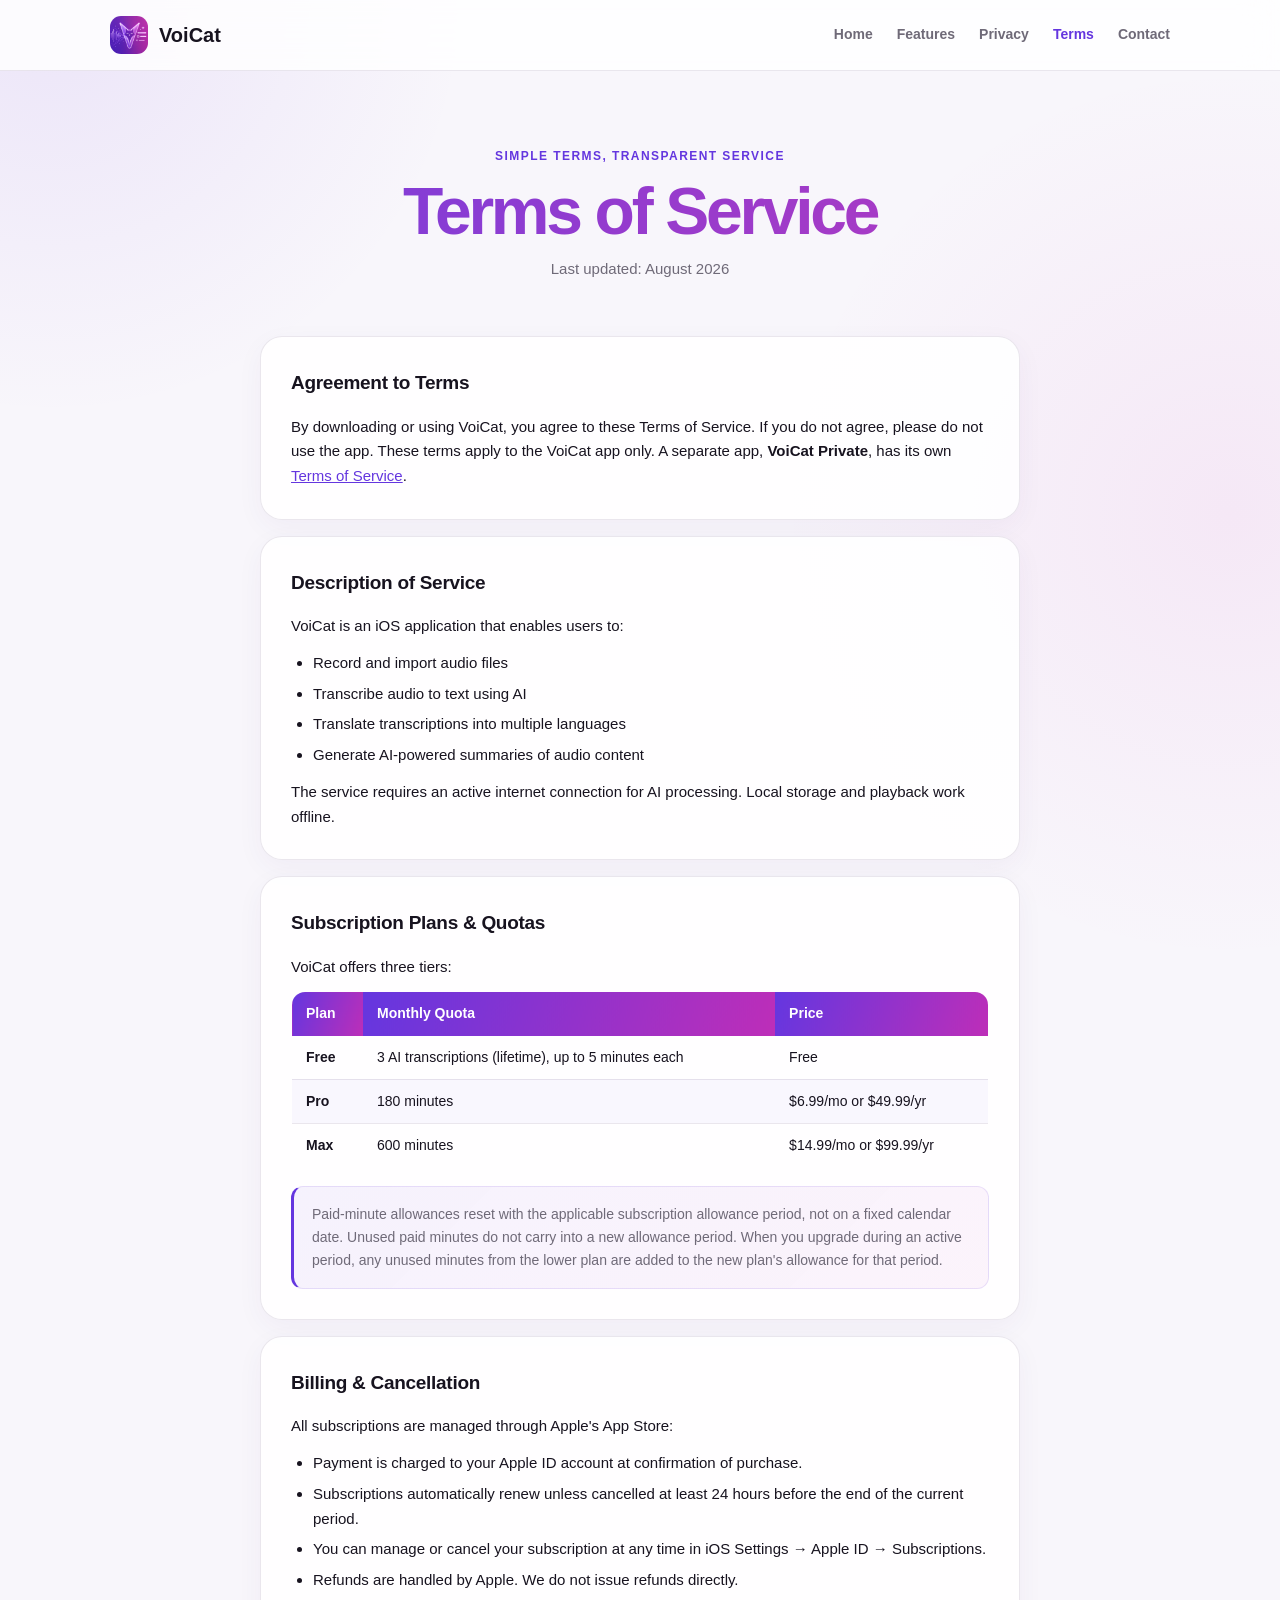
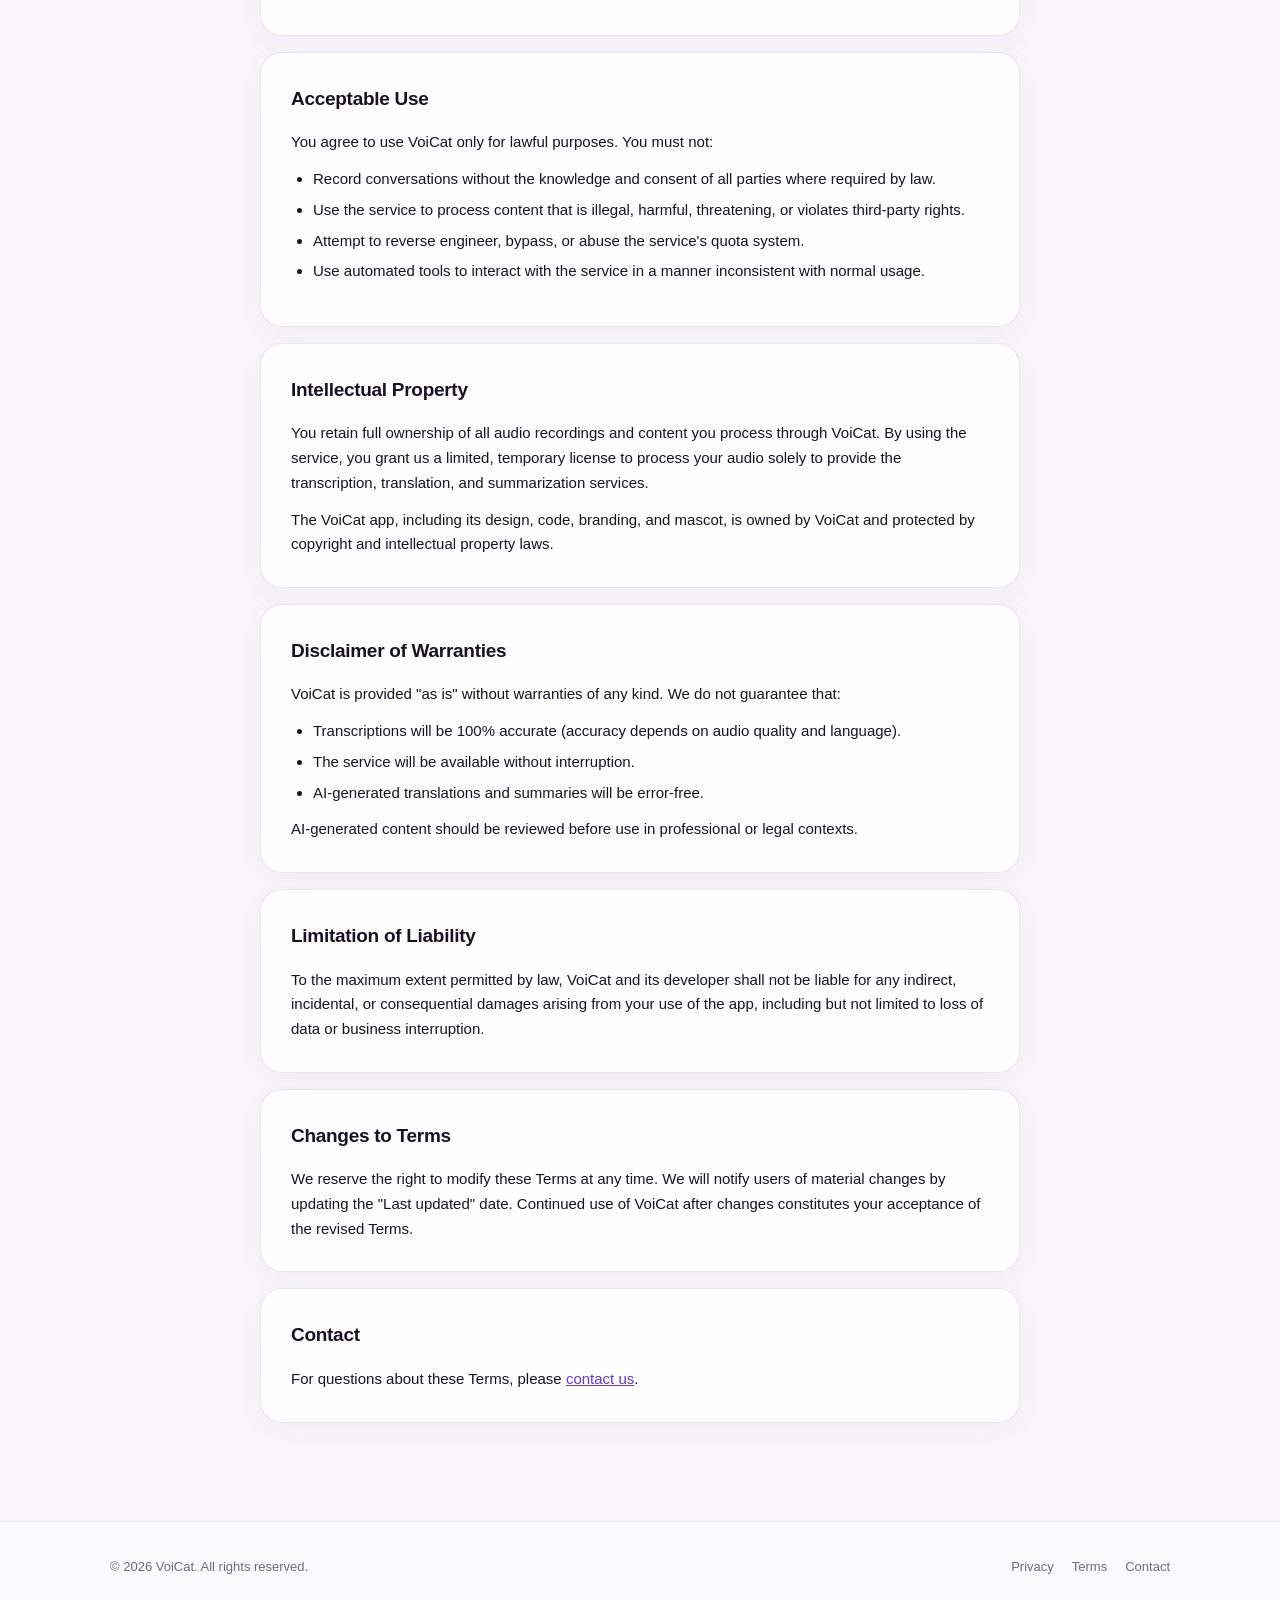
<file: terms.html>
<!DOCTYPE html>
<html lang="en">
<head>
  <meta charset="UTF-8">
  <meta name="viewport" content="width=device-width, initial-scale=1.0">
  <title>Terms of Service — VoiCat</title>
  <style>
    :root {
      --purple: #6138DB;
      --fuchsia: #AD30B8;
      --bg: #f5f5f7;
      --card: #ffffff;
      --text: #1d1d1f;
      --muted: #6e6e73;
      --border: #e5e5ea;
    }
    * { box-sizing: border-box; margin: 0; padding: 0; }
    body {
      font-family: -apple-system, BlinkMacSystemFont, 'SF Pro Text', 'Segoe UI', sans-serif;
      background: var(--bg);
      color: var(--text);
      line-height: 1.7;
    }
    header {
      background: linear-gradient(135deg, var(--purple), var(--fuchsia));
      padding: 48px 24px 40px;
      text-align: center;
      color: white;
    }
    header .logo { font-size: 36px; font-weight: 800; letter-spacing: -0.5px; }
    header .tagline { font-size: 14px; opacity: 0.8; margin-top: 4px; }
    header h1 { font-size: 22px; font-weight: 600; margin-top: 20px; opacity: 0.95; }
    header .date { font-size: 13px; opacity: 0.7; margin-top: 6px; }
    nav {
      display: flex;
      justify-content: center;
      gap: 8px;
      padding: 16px;
      background: white;
      border-bottom: 1px solid var(--border);
      flex-wrap: wrap;
    }
    nav a {
      color: var(--purple);
      text-decoration: none;
      font-size: 14px;
      font-weight: 500;
      padding: 6px 14px;
      border-radius: 20px;
      border: 1px solid var(--purple);
      transition: all 0.2s;
    }
    nav a:hover, nav a.active { background: var(--purple); color: white; }
    main { max-width: 760px; margin: 0 auto; padding: 32px 20px 64px; }
    section {
      background: var(--card);
      border-radius: 16px;
      padding: 28px;
      margin-bottom: 16px;
      border: 1px solid var(--border);
    }
    h2 {
      font-size: 17px;
      font-weight: 700;
      color: var(--purple);
      margin-bottom: 14px;
      display: flex;
      align-items: center;
      gap: 8px;
    }
    h2::before {
      content: '';
      display: block;
      width: 4px;
      height: 18px;
      background: linear-gradient(var(--purple), var(--fuchsia));
      border-radius: 2px;
    }
    p { font-size: 15px; margin-bottom: 12px; }
    p:last-child { margin-bottom: 0; }
    ul { padding-left: 20px; margin-bottom: 12px; }
    ul li { font-size: 15px; margin-bottom: 6px; }
    table {
      width: 100%;
      border-collapse: collapse;
      font-size: 14px;
      margin-top: 12px;
    }
    th {
      background: linear-gradient(135deg, var(--purple), var(--fuchsia));
      color: white;
      padding: 10px 14px;
      text-align: left;
      font-weight: 600;
    }
    th:first-child { border-radius: 8px 0 0 0; }
    th:last-child { border-radius: 0 8px 0 0; }
    td { padding: 10px 14px; border-bottom: 1px solid var(--border); }
    tr:last-child td { border-bottom: none; }
    tr:nth-child(even) td { background: var(--bg); }
    .highlight {
      background: linear-gradient(135deg, rgba(97,56,219,0.06), rgba(173,48,184,0.06));
      border-left: 3px solid var(--purple);
      border-radius: 8px;
      padding: 14px 16px;
      margin: 16px 0;
      font-size: 14px;
      color: var(--muted);
    }
    footer {
      text-align: center;
      padding: 32px 20px;
      font-size: 13px;
      color: var(--muted);
      border-top: 1px solid var(--border);
    }
    footer a { color: var(--purple); text-decoration: none; }
    a { color: var(--purple); }
  </style>
  <link rel="stylesheet" href="legal.css">
</head>
<body>

<nav class="topbar" aria-label="Main navigation">
  <div class="topbar-inner">
    <a class="brand" href="index.html"><img src="assets/voicat-icon.webp" alt="" width="38" height="38"><span>VoiCat</span></a>
    <div class="top-links"><a href="index.html">Home</a><a href="index.html#features">Features</a><a href="privacy.html">Privacy</a><a href="terms.html" class="active" aria-current="page">Terms</a><a href="contact.html">Contact</a></div>
  </div>
</nav>

<header class="page-hero">
  <div class="eyebrow">Simple terms, transparent service</div>
  <h1>Terms of Service</h1>
  <div class="date">Last updated: August 2026</div>
</header>

<main>

  <section>
    <h2>Agreement to Terms</h2>
    <p>By downloading or using VoiCat, you agree to these Terms of Service. If you do not agree, please do not use the app. These terms apply to the VoiCat app only. A separate app, <strong>VoiCat Private</strong>, has its own <a href="private/terms.html">Terms of Service</a>.</p>
  </section>

  <section>
    <h2>Description of Service</h2>
    <p>VoiCat is an iOS application that enables users to:</p>
    <ul>
      <li>Record and import audio files</li>
      <li>Transcribe audio to text using AI</li>
      <li>Translate transcriptions into multiple languages</li>
      <li>Generate AI-powered summaries of audio content</li>
    </ul>
    <p>The service requires an active internet connection for AI processing. Local storage and playback work offline.</p>
  </section>

  <section>
    <h2>Subscription Plans & Quotas</h2>
    <p>VoiCat offers three tiers:</p>
    <table>
      <thead>
        <tr>
          <th>Plan</th>
          <th>Monthly Quota</th>
          <th>Price</th>
        </tr>
      </thead>
      <tbody>
        <tr>
          <td><strong>Free</strong></td>
          <td>3 AI transcriptions (lifetime), up to 5 minutes each</td>
          <td>Free</td>
        </tr>
        <tr>
          <td><strong>Pro</strong></td>
          <td>180 minutes</td>
          <td>$6.99/mo or $49.99/yr</td>
        </tr>
        <tr>
          <td><strong>Max</strong></td>
          <td>600 minutes</td>
          <td>$14.99/mo or $99.99/yr</td>
        </tr>
      </tbody>
    </table>
    <div class="highlight">
      Paid-minute allowances reset with the applicable subscription allowance period, not on a fixed calendar date. Unused paid minutes do not carry into a new allowance period. When you upgrade during an active period, any unused minutes from the lower plan are added to the new plan's allowance for that period.
    </div>
  </section>

  <section>
    <h2>Billing & Cancellation</h2>
    <p>All subscriptions are managed through Apple's App Store:</p>
    <ul>
      <li>Payment is charged to your Apple ID account at confirmation of purchase.</li>
      <li>Subscriptions automatically renew unless cancelled at least 24 hours before the end of the current period.</li>
      <li>You can manage or cancel your subscription at any time in iOS Settings → Apple ID → Subscriptions.</li>
      <li>Refunds are handled by Apple. We do not issue refunds directly.</li>
    </ul>
  </section>

  <section>
    <h2>Acceptable Use</h2>
    <p>You agree to use VoiCat only for lawful purposes. You must not:</p>
    <ul>
      <li>Record conversations without the knowledge and consent of all parties where required by law.</li>
      <li>Use the service to process content that is illegal, harmful, threatening, or violates third-party rights.</li>
      <li>Attempt to reverse engineer, bypass, or abuse the service's quota system.</li>
      <li>Use automated tools to interact with the service in a manner inconsistent with normal usage.</li>
    </ul>
  </section>

  <section>
    <h2>Intellectual Property</h2>
    <p>You retain full ownership of all audio recordings and content you process through VoiCat. By using the service, you grant us a limited, temporary license to process your audio solely to provide the transcription, translation, and summarization services.</p>
    <p>The VoiCat app, including its design, code, branding, and mascot, is owned by VoiCat and protected by copyright and intellectual property laws.</p>
  </section>

  <section>
    <h2>Disclaimer of Warranties</h2>
    <p>VoiCat is provided "as is" without warranties of any kind. We do not guarantee that:</p>
    <ul>
      <li>Transcriptions will be 100% accurate (accuracy depends on audio quality and language).</li>
      <li>The service will be available without interruption.</li>
      <li>AI-generated translations and summaries will be error-free.</li>
    </ul>
    <p>AI-generated content should be reviewed before use in professional or legal contexts.</p>
  </section>

  <section>
    <h2>Limitation of Liability</h2>
    <p>To the maximum extent permitted by law, VoiCat and its developer shall not be liable for any indirect, incidental, or consequential damages arising from your use of the app, including but not limited to loss of data or business interruption.</p>
  </section>

  <section>
    <h2>Changes to Terms</h2>
    <p>We reserve the right to modify these Terms at any time. We will notify users of material changes by updating the "Last updated" date. Continued use of VoiCat after changes constitutes your acceptance of the revised Terms.</p>
  </section>

  <section>
    <h2>Contact</h2>
    <p>For questions about these Terms, please <a href="contact.html">contact us</a>.</p>
  </section>

</main>

<footer class="site-footer">
  <div class="footer-inner">
    <p>&copy; 2026 VoiCat. All rights reserved.</p>
    <div class="footer-links"><a href="privacy.html">Privacy</a><a href="terms.html">Terms</a><a href="contact.html">Contact</a></div>
  </div>
</footer>

</body>
</html>
</file>
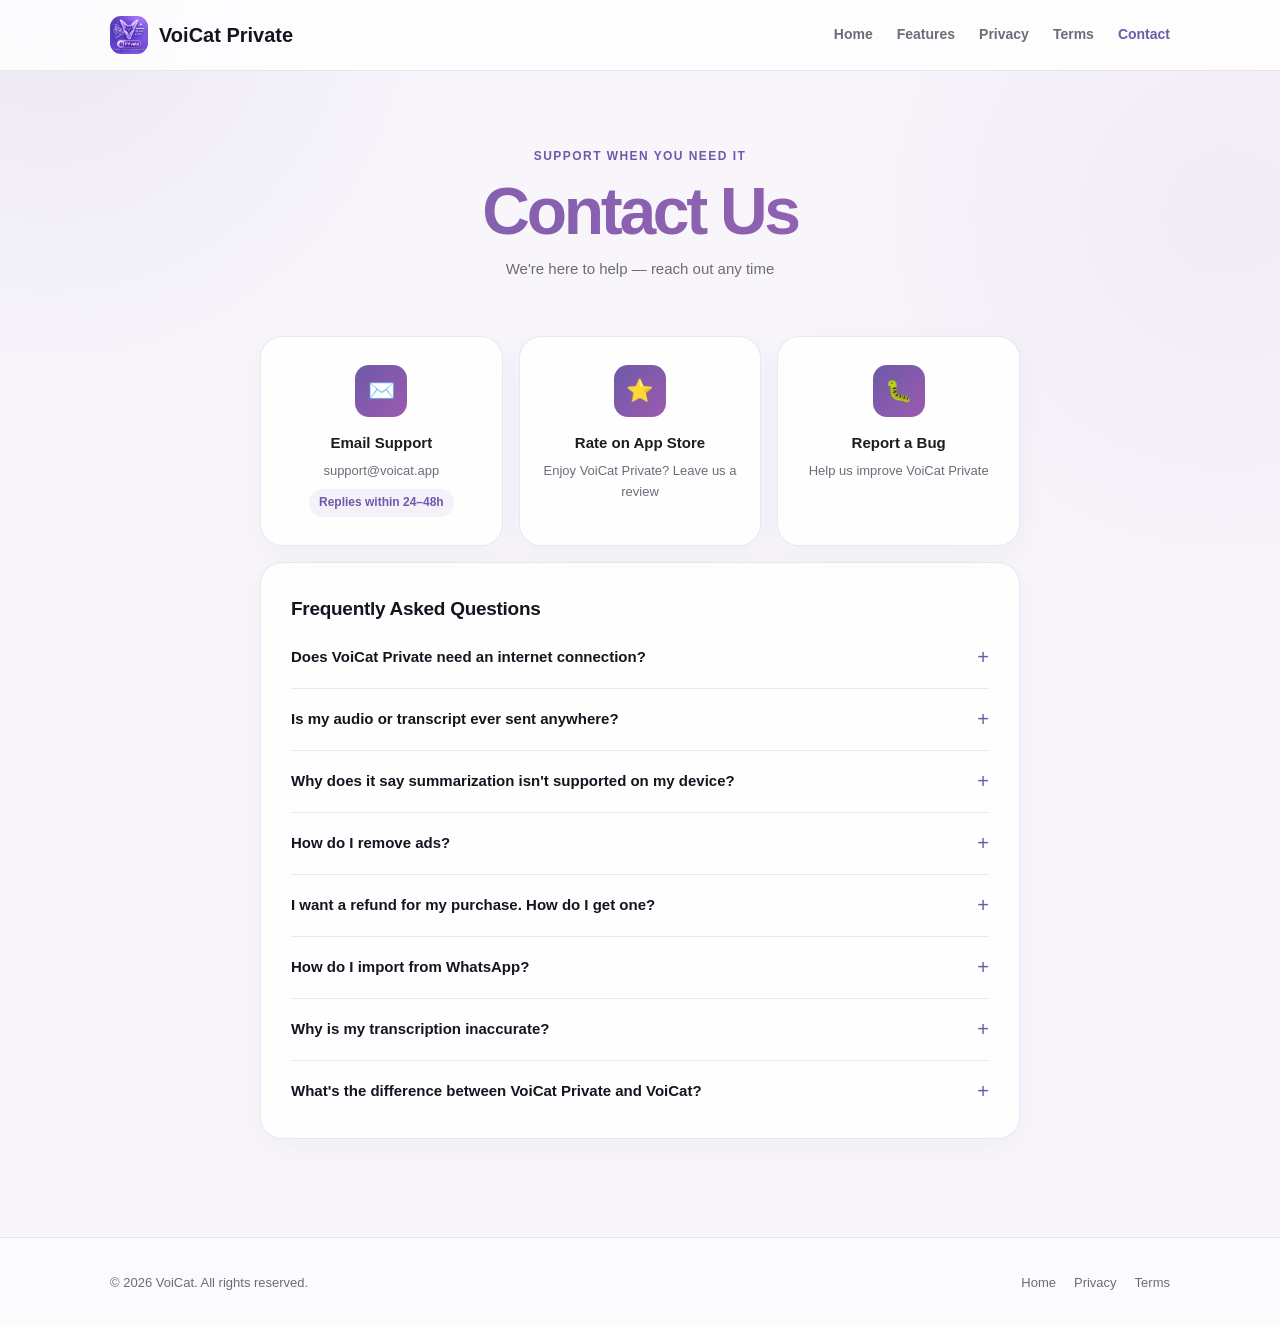
<file: private/contact.html>
<!DOCTYPE html>
<html lang="en">
<head>
  <meta charset="UTF-8">
  <meta name="viewport" content="width=device-width, initial-scale=1.0">
  <title>Contact — VoiCat Private</title>
  <style>
    :root {
      --purple: #6E5AA8;
      --fuchsia: #9B5AB0;
      --bg: #f5f5f7;
      --card: #ffffff;
      --text: #1d1d1f;
      --muted: #6e6e73;
      --border: #e5e5ea;
    }
    * { box-sizing: border-box; margin: 0; padding: 0; }
    body {
      font-family: -apple-system, BlinkMacSystemFont, 'SF Pro Text', 'Segoe UI', sans-serif;
      background: var(--bg);
      color: var(--text);
      line-height: 1.7;
    }
    header {
      background: linear-gradient(135deg, var(--purple), var(--fuchsia));
      padding: 48px 24px 40px;
      text-align: center;
      color: white;
    }
    header .logo { font-size: 36px; font-weight: 800; letter-spacing: -0.5px; }
    header .tagline { font-size: 14px; opacity: 0.8; margin-top: 4px; }
    header h1 { font-size: 22px; font-weight: 600; margin-top: 20px; opacity: 0.95; }
    header p { font-size: 14px; opacity: 0.75; margin-top: 8px; }
    nav {
      display: flex;
      justify-content: center;
      gap: 8px;
      padding: 16px;
      background: white;
      border-bottom: 1px solid var(--border);
      flex-wrap: wrap;
    }
    nav a {
      color: var(--purple);
      text-decoration: none;
      font-size: 14px;
      font-weight: 500;
      padding: 6px 14px;
      border-radius: 20px;
      border: 1px solid var(--purple);
      transition: all 0.2s;
    }
    nav a:hover, nav a.active { background: var(--purple); color: white; }
    main { max-width: 760px; margin: 0 auto; padding: 32px 20px 64px; }

    .contact-grid {
      display: grid;
      grid-template-columns: repeat(auto-fit, minmax(220px, 1fr));
      gap: 16px;
      margin-bottom: 24px;
    }
    .contact-card {
      background: var(--card);
      border-radius: 16px;
      padding: 24px;
      border: 1px solid var(--border);
      text-align: center;
      text-decoration: none;
      color: var(--text);
      transition: transform 0.2s, box-shadow 0.2s;
    }
    .contact-card:hover {
      transform: translateY(-2px);
      box-shadow: 0 8px 24px rgba(110,90,168,0.12);
    }
    .contact-card .icon {
      width: 52px;
      height: 52px;
      border-radius: 14px;
      background: linear-gradient(135deg, var(--purple), var(--fuchsia));
      display: flex;
      align-items: center;
      justify-content: center;
      margin: 0 auto 14px;
      font-size: 22px;
    }
    .contact-card h3 { font-size: 15px; font-weight: 700; margin-bottom: 4px; }
    .contact-card p { font-size: 13px; color: var(--muted); margin: 0; }

    section {
      background: var(--card);
      border-radius: 16px;
      padding: 28px;
      margin-bottom: 16px;
      border: 1px solid var(--border);
    }
    h2 {
      font-size: 17px;
      font-weight: 700;
      color: var(--purple);
      margin-bottom: 18px;
      display: flex;
      align-items: center;
      gap: 8px;
    }
    h2::before {
      content: '';
      display: block;
      width: 4px;
      height: 18px;
      background: linear-gradient(var(--purple), var(--fuchsia));
      border-radius: 2px;
    }
    details {
      border-bottom: 1px solid var(--border);
      padding: 14px 0;
    }
    details:last-child { border-bottom: none; padding-bottom: 0; }
    details:first-of-type { padding-top: 0; }
    summary {
      font-size: 15px;
      font-weight: 600;
      cursor: pointer;
      list-style: none;
      display: flex;
      justify-content: space-between;
      align-items: center;
      user-select: none;
    }
    summary::-webkit-details-marker { display: none; }
    summary::after {
      content: '+';
      font-size: 20px;
      color: var(--purple);
      font-weight: 300;
      transition: transform 0.2s;
    }
    details[open] summary::after { transform: rotate(45deg); }
    details p {
      margin-top: 10px;
      font-size: 14px;
      color: var(--muted);
      line-height: 1.6;
    }
    a { color: var(--purple); }

    .badge {
      display: inline-block;
      background: rgba(110,90,168,0.1);
      color: var(--purple);
      font-size: 12px;
      font-weight: 600;
      padding: 4px 10px;
      border-radius: 20px;
      margin-top: 8px;
    }

    footer {
      text-align: center;
      padding: 32px 20px;
      font-size: 13px;
      color: var(--muted);
      border-top: 1px solid var(--border);
    }
    footer a { color: var(--purple); text-decoration: none; }
  </style>
  <link rel="stylesheet" href="legal.css">
</head>
<body>

<nav class="topbar" aria-label="Main navigation">
  <div class="topbar-inner">
    <a class="brand" href="index.html"><img src="../assets/voicat-private-icon.webp" alt="" width="38" height="38"><span>VoiCat Private</span></a>
    <div class="top-links"><a href="index.html">Home</a><a href="index.html#features">Features</a><a href="privacy.html">Privacy</a><a href="terms.html">Terms</a><a href="contact.html" class="active" aria-current="page">Contact</a></div>
  </div>
</nav>

<header class="page-hero">
  <div class="eyebrow">Support when you need it</div>
  <h1>Contact Us</h1>
  <p>We're here to help — reach out any time</p>
</header>

<main>

  <div class="contact-grid">
    <a class="contact-card" href="mailto:support@voicat.app?subject=VoiCat%20Private%20Support">
      <div class="icon">✉️</div>
      <h3>Email Support</h3>
      <p>support@voicat.app</p>
      <div class="badge">Replies within 24–48h</div>
    </a>

    <a class="contact-card" href="https://apps.apple.com/us/app/voicat-private/id6834722491" target="_blank" rel="noopener noreferrer">
      <div class="icon">⭐</div>
      <h3>Rate on App Store</h3>
      <p>Enjoy VoiCat Private? Leave us a review</p>
    </a>

    <a class="contact-card" href="mailto:support@voicat.app?subject=VoiCat%20Private%20Bug%20Report">
      <div class="icon">🐛</div>
      <h3>Report a Bug</h3>
      <p>Help us improve VoiCat Private</p>
    </a>
  </div>

  <section>
    <h2>Frequently Asked Questions</h2>

    <details>
      <summary>Does VoiCat Private need an internet connection?</summary>
      <p>No. Transcription, translation, and summarization all run on your device using Apple's own frameworks. An internet connection is only used to show ads and send optional, anonymous app analytics — never to process your audio or text.</p>
    </details>

    <details>
      <summary>Is my audio or transcript ever sent anywhere?</summary>
      <p>No. VoiCat Private has no cloud AI backend. Your recordings, transcripts, translations, and summaries are processed and stored entirely on your device and are never transmitted to us or any third party.</p>
    </details>

    <details>
      <summary>Why does it say summarization isn't supported on my device?</summary>
      <p>Summaries are powered by Apple Intelligence, which requires a compatible iPhone model and iOS version. On devices without Apple Intelligence, summarization is simply unavailable — transcription and translation are unaffected and continue to work normally.</p>
    </details>

    <details>
      <summary>How do I remove ads?</summary>
      <p>Go to Settings → Remove Ads inside the app. It's a single one-time purchase — not a subscription — processed securely through Apple's App Store.</p>
    </details>

    <details>
      <summary>I want a refund for my purchase. How do I get one?</summary>
      <p>Refunds are handled by Apple. Visit <a href="https://reportaproblem.apple.com" target="_blank" rel="noopener noreferrer">reportaproblem.apple.com</a>, sign in with your Apple ID, and select VoiCat Private to request a refund.</p>
    </details>

    <details>
      <summary>How do I import from WhatsApp?</summary>
      <p>In WhatsApp, open a voice message → tap the three dots → Share → VoiCat Private. You can also use the Import button in the app and choose "Files" to select any audio file from your device.</p>
    </details>

    <details>
      <summary>Why is my transcription inaccurate?</summary>
      <p>Accuracy depends on audio clarity, background noise, and language, since transcription runs through Apple's on-device Speech recognizer. For best results, record in a quiet environment and speak clearly.</p>
    </details>

    <details>
      <summary>What's the difference between VoiCat Private and VoiCat?</summary>
      <p>VoiCat Private runs everything on-device with no subscription — free with ads, or one-time purchase to remove them. <a href="../index.html">VoiCat</a> uses cloud AI and offers subscription tiers with larger monthly quotas. See the comparison on our <a href="index.html#features">home page</a>.</p>
    </details>

  </section>

</main>

<footer class="site-footer">
  <div class="footer-inner">
    <p>&copy; 2026 VoiCat. All rights reserved.</p>
    <div class="footer-links"><a href="index.html">Home</a><a href="privacy.html">Privacy</a><a href="terms.html">Terms</a></div>
  </div>
</footer>

</body>
</html>
</file>
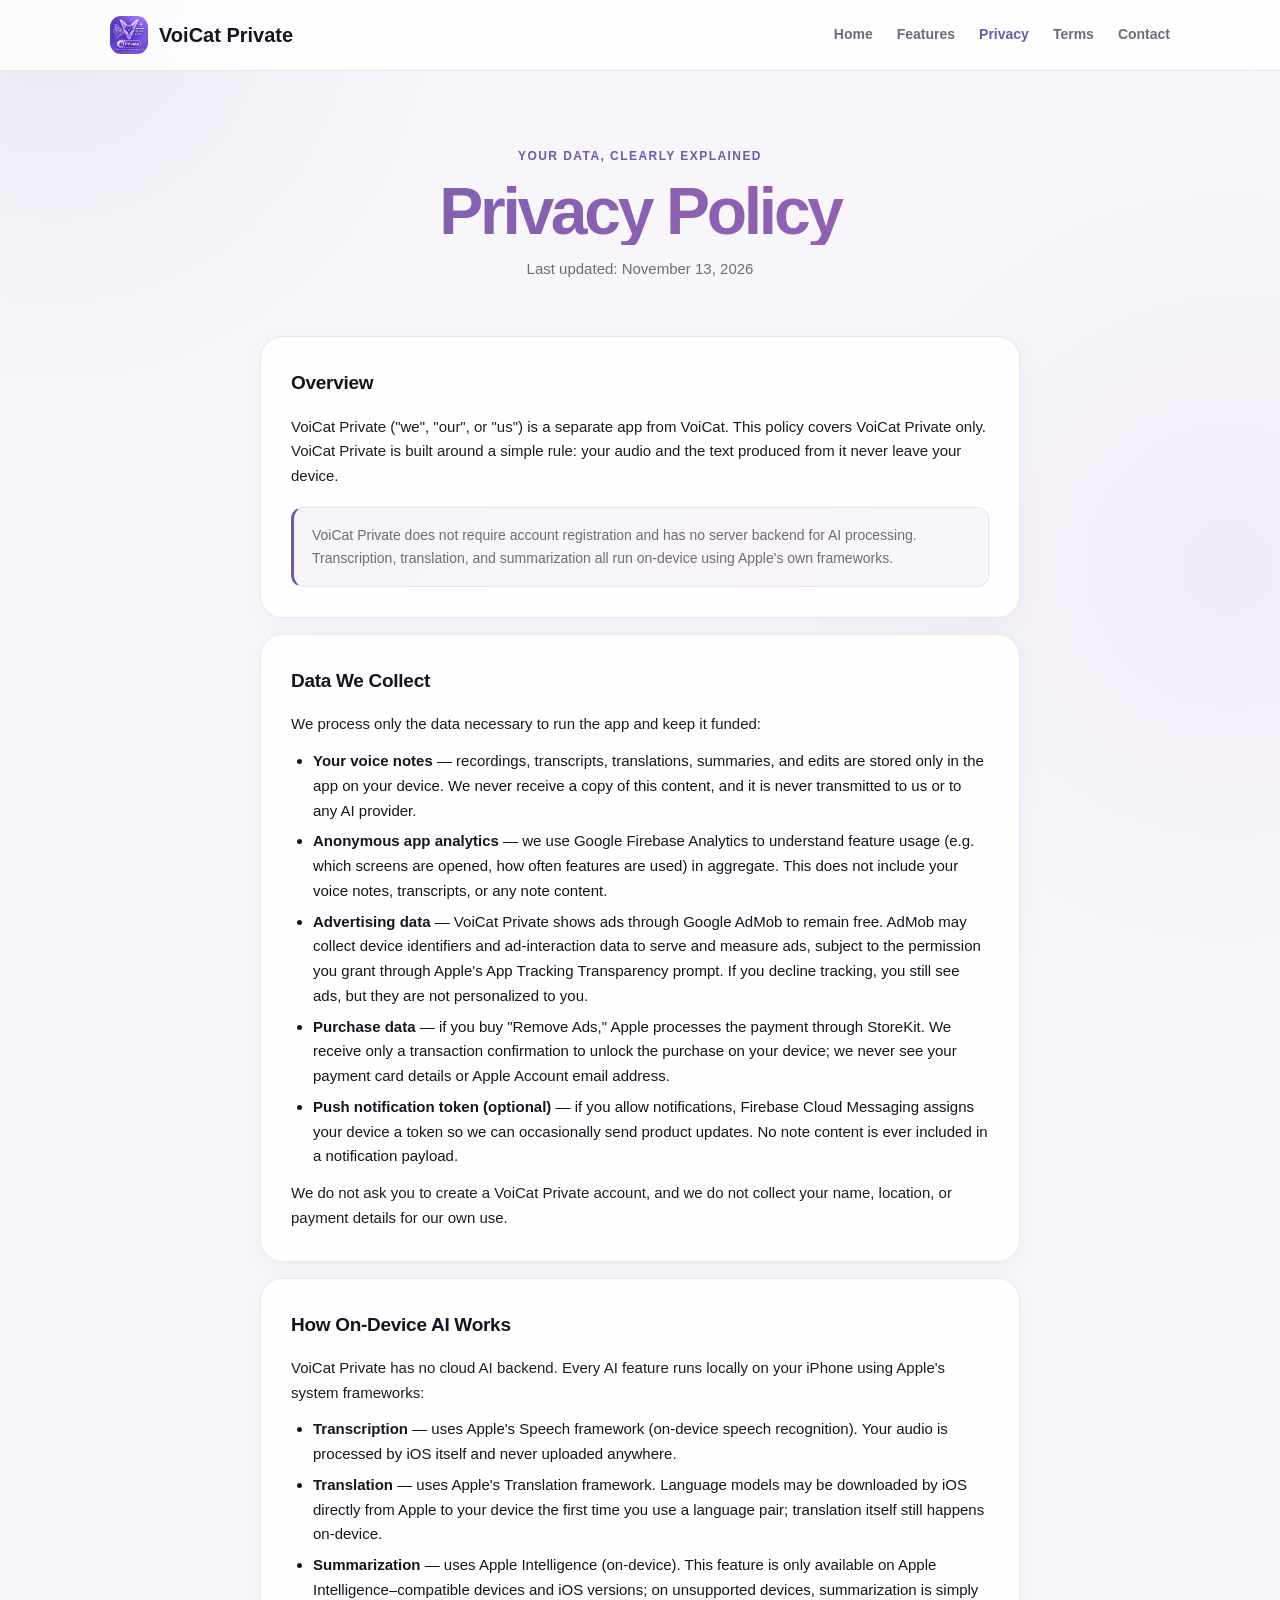
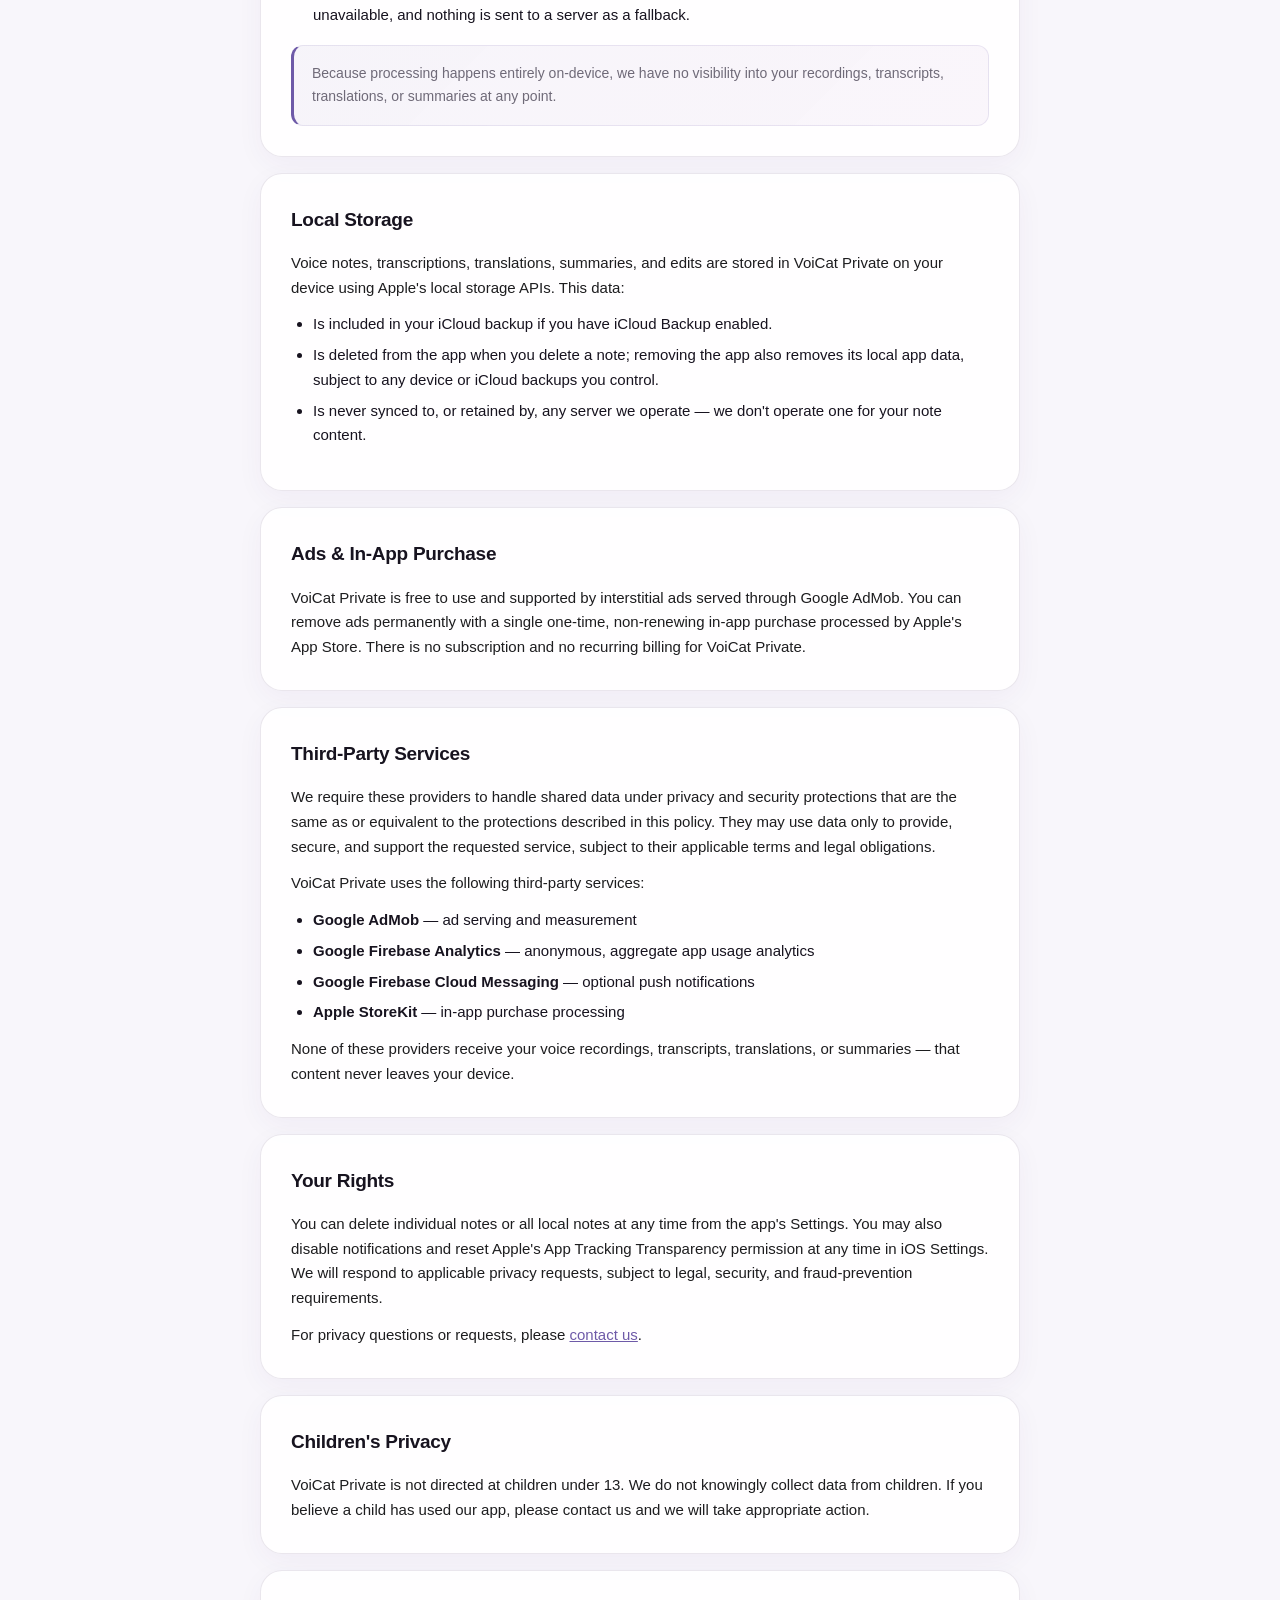
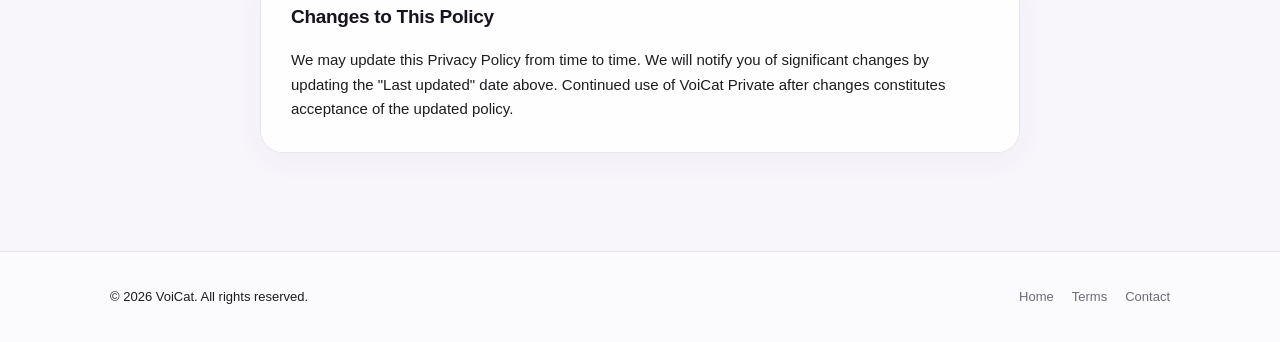
<file: private/privacy.html>
<!DOCTYPE html>
<html lang="en">
<head>
  <meta charset="UTF-8">
  <meta name="viewport" content="width=device-width, initial-scale=1.0">
  <title>Privacy Policy — VoiCat Private</title>
  <style>
    :root {
      --purple: #6E5AA8;
      --fuchsia: #9B5AB0;
      --bg: #f5f5f7;
      --card: #ffffff;
      --text: #1d1d1f;
      --muted: #6e6e73;
      --border: #e5e5ea;
    }
    * { box-sizing: border-box; margin: 0; padding: 0; }
    body {
      font-family: -apple-system, BlinkMacSystemFont, 'SF Pro Text', 'Segoe UI', sans-serif;
      background: var(--bg);
      color: var(--text);
      line-height: 1.7;
    }
    header {
      background: linear-gradient(135deg, var(--purple), var(--fuchsia));
      padding: 48px 24px 40px;
      text-align: center;
      color: white;
    }
    header .logo { font-size: 36px; font-weight: 800; letter-spacing: -0.5px; }
    header .tagline { font-size: 14px; opacity: 0.8; margin-top: 4px; }
    header h1 { font-size: 22px; font-weight: 600; margin-top: 20px; opacity: 0.95; }
    header .date { font-size: 13px; opacity: 0.7; margin-top: 6px; }

    nav {
      display: flex;
      justify-content: center;
      gap: 8px;
      padding: 16px;
      background: white;
      border-bottom: 1px solid var(--border);
      flex-wrap: wrap;
    }
    nav a {
      color: var(--purple);
      text-decoration: none;
      font-size: 14px;
      font-weight: 500;
      padding: 6px 14px;
      border-radius: 20px;
      border: 1px solid var(--purple);
      transition: all 0.2s;
    }
    nav a:hover, nav a.active {
      background: var(--purple);
      color: white;
    }

    main {
      max-width: 760px;
      margin: 0 auto;
      padding: 32px 20px 64px;
    }
    section {
      background: var(--card);
      border-radius: 16px;
      padding: 28px;
      margin-bottom: 16px;
      border: 1px solid var(--border);
    }
    h2 {
      font-size: 17px;
      font-weight: 700;
      color: var(--purple);
      margin-bottom: 14px;
      display: flex;
      align-items: center;
      gap: 8px;
    }
    h2::before {
      content: '';
      display: block;
      width: 4px;
      height: 18px;
      background: linear-gradient(var(--purple), var(--fuchsia));
      border-radius: 2px;
    }
    p { font-size: 15px; color: var(--text); margin-bottom: 12px; }
    p:last-child { margin-bottom: 0; }
    ul { padding-left: 20px; margin-bottom: 12px; }
    ul li { font-size: 15px; margin-bottom: 6px; }
    .highlight {
      background: linear-gradient(135deg, rgba(110,90,168,0.06), rgba(155,90,176,0.06));
      border-left: 3px solid var(--purple);
      border-radius: 8px;
      padding: 14px 16px;
      margin: 16px 0;
      font-size: 14px;
      color: var(--muted);
    }
    footer {
      text-align: center;
      padding: 32px 20px;
      font-size: 13px;
      color: var(--muted);
      border-top: 1px solid var(--border);
    }
    footer a { color: var(--purple); text-decoration: none; }
    a { color: var(--purple); }
  </style>
  <link rel="stylesheet" href="legal.css">
</head>
<body>

<nav class="topbar" aria-label="Main navigation">
  <div class="topbar-inner">
    <a class="brand" href="index.html"><img src="../assets/voicat-private-icon.webp" alt="" width="38" height="38"><span>VoiCat Private</span></a>
    <div class="top-links"><a href="index.html">Home</a><a href="index.html#features">Features</a><a href="privacy.html" class="active" aria-current="page">Privacy</a><a href="terms.html">Terms</a><a href="contact.html">Contact</a></div>
  </div>
</nav>

<header class="page-hero">
  <div class="eyebrow">Your data, clearly explained</div>
  <h1>Privacy Policy</h1>
  <div class="date">Last updated: November 13, 2026</div>
</header>

<main>

  <section>
    <h2>Overview</h2>
    <p>VoiCat Private ("we", "our", or "us") is a separate app from VoiCat. This policy covers VoiCat Private only. VoiCat Private is built around a simple rule: your audio and the text produced from it never leave your device.</p>
    <div class="highlight">
      VoiCat Private does not require account registration and has no server backend for AI processing. Transcription, translation, and summarization all run on-device using Apple's own frameworks.
    </div>
  </section>

  <section>
    <h2>Data We Collect</h2>
    <p>We process only the data necessary to run the app and keep it funded:</p>
    <ul>
      <li><strong>Your voice notes</strong> — recordings, transcripts, translations, summaries, and edits are stored only in the app on your device. We never receive a copy of this content, and it is never transmitted to us or to any AI provider.</li>
      <li><strong>Anonymous app analytics</strong> — we use Google Firebase Analytics to understand feature usage (e.g. which screens are opened, how often features are used) in aggregate. This does not include your voice notes, transcripts, or any note content.</li>
      <li><strong>Advertising data</strong> — VoiCat Private shows ads through Google AdMob to remain free. AdMob may collect device identifiers and ad-interaction data to serve and measure ads, subject to the permission you grant through Apple's App Tracking Transparency prompt. If you decline tracking, you still see ads, but they are not personalized to you.</li>
      <li><strong>Purchase data</strong> — if you buy "Remove Ads," Apple processes the payment through StoreKit. We receive only a transaction confirmation to unlock the purchase on your device; we never see your payment card details or Apple Account email address.</li>
      <li><strong>Push notification token (optional)</strong> — if you allow notifications, Firebase Cloud Messaging assigns your device a token so we can occasionally send product updates. No note content is ever included in a notification payload.</li>
    </ul>
    <p>We do not ask you to create a VoiCat Private account, and we do not collect your name, location, or payment details for our own use.</p>
  </section>

  <section>
    <h2>How On-Device AI Works</h2>
    <p>VoiCat Private has no cloud AI backend. Every AI feature runs locally on your iPhone using Apple's system frameworks:</p>
    <ul>
      <li><strong>Transcription</strong> — uses Apple's Speech framework (on-device speech recognition). Your audio is processed by iOS itself and never uploaded anywhere.</li>
      <li><strong>Translation</strong> — uses Apple's Translation framework. Language models may be downloaded by iOS directly from Apple to your device the first time you use a language pair; translation itself still happens on-device.</li>
      <li><strong>Summarization</strong> — uses Apple Intelligence (on-device). This feature is only available on Apple Intelligence–compatible devices and iOS versions; on unsupported devices, summarization is simply unavailable, and nothing is sent to a server as a fallback.</li>
    </ul>
    <div class="highlight">
      Because processing happens entirely on-device, we have no visibility into your recordings, transcripts, translations, or summaries at any point.
    </div>
  </section>

  <section>
    <h2>Local Storage</h2>
    <p>Voice notes, transcriptions, translations, summaries, and edits are stored in VoiCat Private on your device using Apple's local storage APIs. This data:</p>
    <ul>
      <li>Is included in your iCloud backup if you have iCloud Backup enabled.</li>
      <li>Is deleted from the app when you delete a note; removing the app also removes its local app data, subject to any device or iCloud backups you control.</li>
      <li>Is never synced to, or retained by, any server we operate — we don't operate one for your note content.</li>
    </ul>
  </section>

  <section>
    <h2>Ads &amp; In-App Purchase</h2>
    <p>VoiCat Private is free to use and supported by interstitial ads served through Google AdMob. You can remove ads permanently with a single one-time, non-renewing in-app purchase processed by Apple's App Store. There is no subscription and no recurring billing for VoiCat Private.</p>
  </section>

  <section>
    <h2>Third-Party Services</h2>
    <p>We require these providers to handle shared data under privacy and security protections that are the same as or equivalent to the protections described in this policy. They may use data only to provide, secure, and support the requested service, subject to their applicable terms and legal obligations.</p>
    <p>VoiCat Private uses the following third-party services:</p>
    <ul>
      <li><strong>Google AdMob</strong> — ad serving and measurement</li>
      <li><strong>Google Firebase Analytics</strong> — anonymous, aggregate app usage analytics</li>
      <li><strong>Google Firebase Cloud Messaging</strong> — optional push notifications</li>
      <li><strong>Apple StoreKit</strong> — in-app purchase processing</li>
    </ul>
    <p>None of these providers receive your voice recordings, transcripts, translations, or summaries — that content never leaves your device.</p>
  </section>

  <section>
    <h2>Your Rights</h2>
    <p>You can delete individual notes or all local notes at any time from the app's Settings. You may also disable notifications and reset Apple's App Tracking Transparency permission at any time in iOS Settings. We will respond to applicable privacy requests, subject to legal, security, and fraud-prevention requirements.</p>
    <p>For privacy questions or requests, please <a href="mailto:support@voicat.app?subject=VoiCat%20Private%20Privacy%20Request">contact us</a>.</p>
  </section>

  <section>
    <h2>Children's Privacy</h2>
    <p>VoiCat Private is not directed at children under 13. We do not knowingly collect data from children. If you believe a child has used our app, please contact us and we will take appropriate action.</p>
  </section>

  <section>
    <h2>Changes to This Policy</h2>
    <p>We may update this Privacy Policy from time to time. We will notify you of significant changes by updating the "Last updated" date above. Continued use of VoiCat Private after changes constitutes acceptance of the updated policy.</p>
  </section>

</main>

<footer class="site-footer">
  <div class="footer-inner">
    <p>&copy; 2026 VoiCat. All rights reserved.</p>
    <div class="footer-links"><a href="index.html">Home</a><a href="terms.html">Terms</a><a href="contact.html">Contact</a></div>
  </div>
</footer>

</body>
</html>
</file>
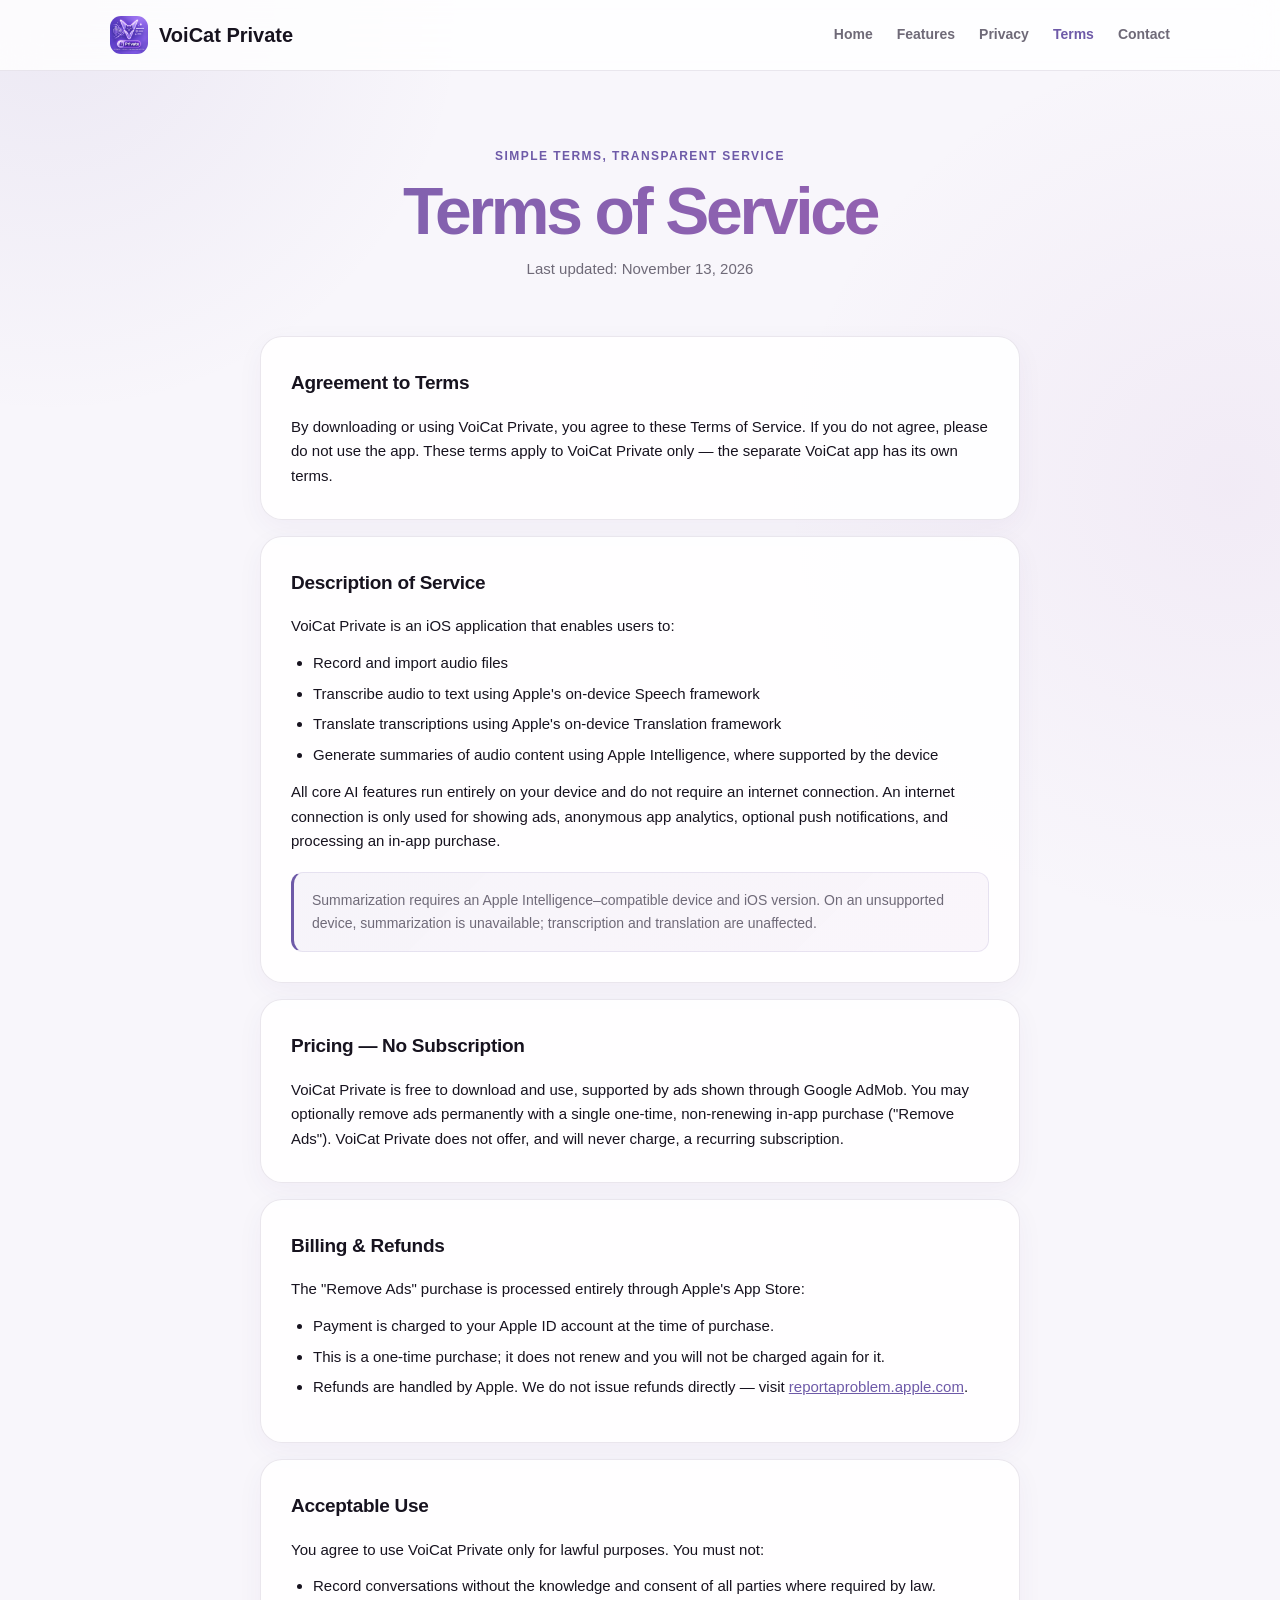
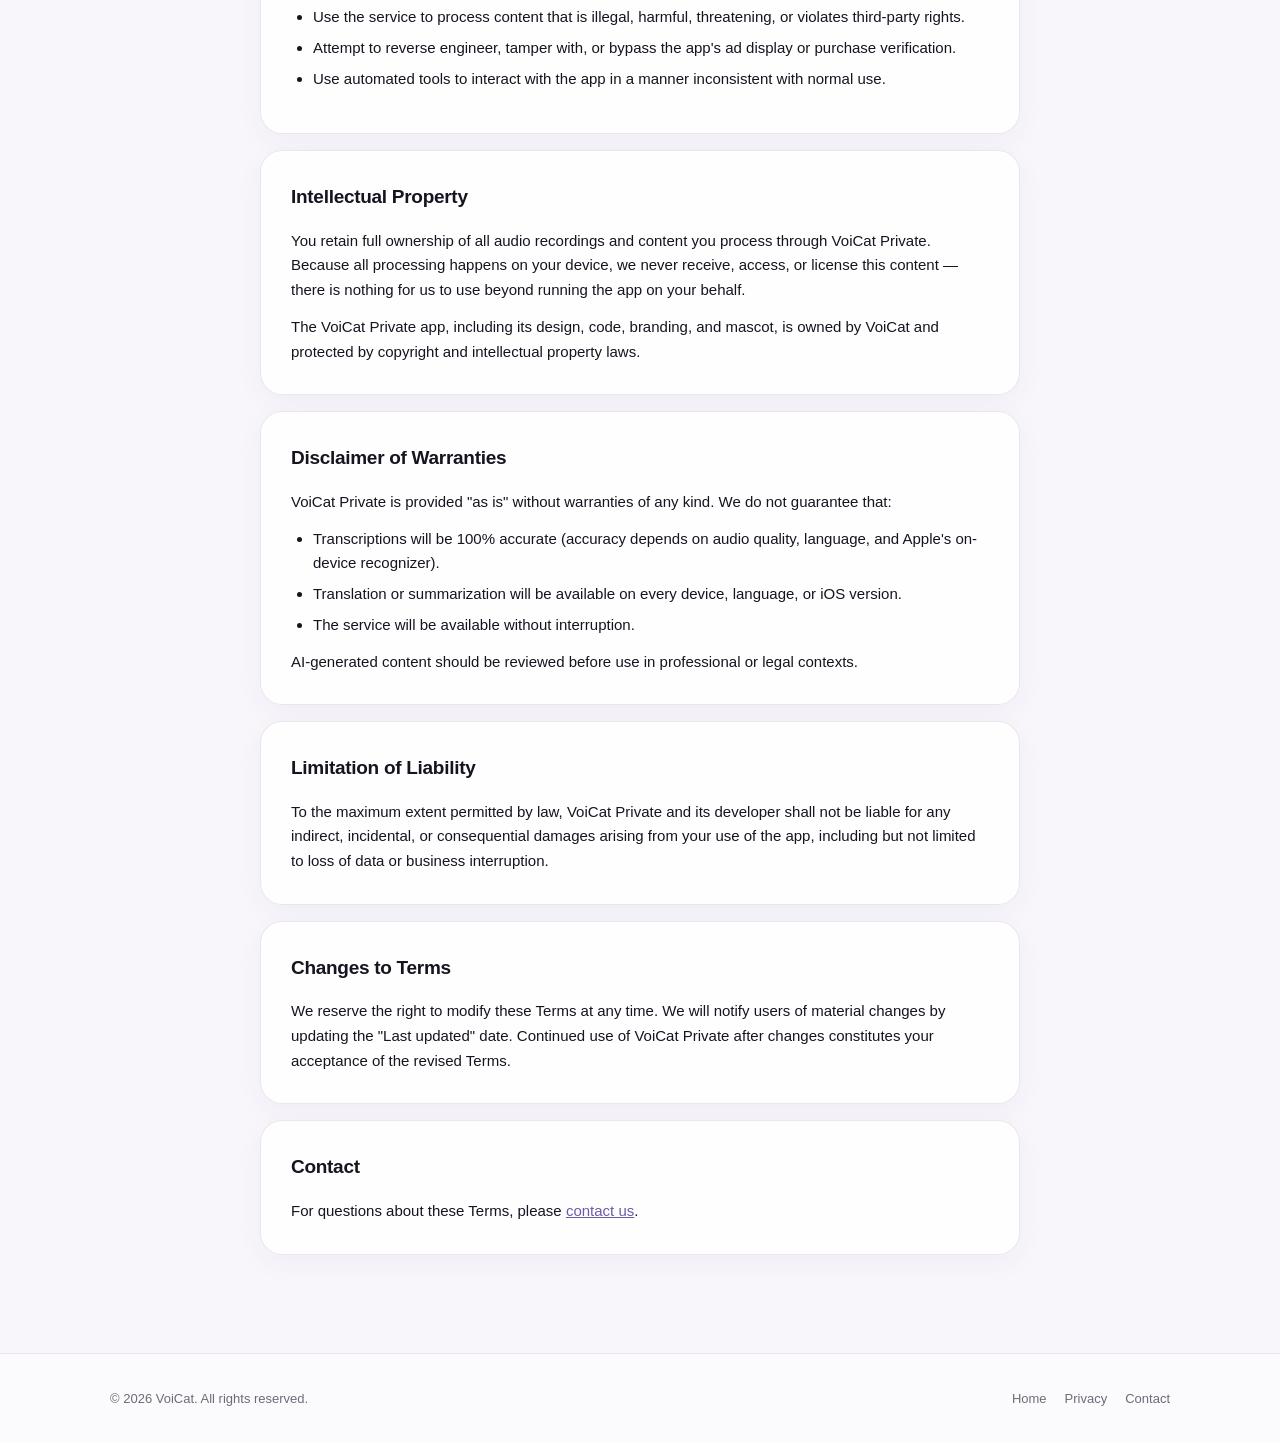
<file: private/terms.html>
<!DOCTYPE html>
<html lang="en">
<head>
  <meta charset="UTF-8">
  <meta name="viewport" content="width=device-width, initial-scale=1.0">
  <title>Terms of Service — VoiCat Private</title>
  <style>
    :root {
      --purple: #6E5AA8;
      --fuchsia: #9B5AB0;
      --bg: #f5f5f7;
      --card: #ffffff;
      --text: #1d1d1f;
      --muted: #6e6e73;
      --border: #e5e5ea;
    }
    * { box-sizing: border-box; margin: 0; padding: 0; }
    body {
      font-family: -apple-system, BlinkMacSystemFont, 'SF Pro Text', 'Segoe UI', sans-serif;
      background: var(--bg);
      color: var(--text);
      line-height: 1.7;
    }
    header {
      background: linear-gradient(135deg, var(--purple), var(--fuchsia));
      padding: 48px 24px 40px;
      text-align: center;
      color: white;
    }
    header .logo { font-size: 36px; font-weight: 800; letter-spacing: -0.5px; }
    header .tagline { font-size: 14px; opacity: 0.8; margin-top: 4px; }
    header h1 { font-size: 22px; font-weight: 600; margin-top: 20px; opacity: 0.95; }
    header .date { font-size: 13px; opacity: 0.7; margin-top: 6px; }
    nav {
      display: flex;
      justify-content: center;
      gap: 8px;
      padding: 16px;
      background: white;
      border-bottom: 1px solid var(--border);
      flex-wrap: wrap;
    }
    nav a {
      color: var(--purple);
      text-decoration: none;
      font-size: 14px;
      font-weight: 500;
      padding: 6px 14px;
      border-radius: 20px;
      border: 1px solid var(--purple);
      transition: all 0.2s;
    }
    nav a:hover, nav a.active { background: var(--purple); color: white; }
    main { max-width: 760px; margin: 0 auto; padding: 32px 20px 64px; }
    section {
      background: var(--card);
      border-radius: 16px;
      padding: 28px;
      margin-bottom: 16px;
      border: 1px solid var(--border);
    }
    h2 {
      font-size: 17px;
      font-weight: 700;
      color: var(--purple);
      margin-bottom: 14px;
      display: flex;
      align-items: center;
      gap: 8px;
    }
    h2::before {
      content: '';
      display: block;
      width: 4px;
      height: 18px;
      background: linear-gradient(var(--purple), var(--fuchsia));
      border-radius: 2px;
    }
    p { font-size: 15px; margin-bottom: 12px; }
    p:last-child { margin-bottom: 0; }
    ul { padding-left: 20px; margin-bottom: 12px; }
    ul li { font-size: 15px; margin-bottom: 6px; }
    .highlight {
      background: linear-gradient(135deg, rgba(110,90,168,0.06), rgba(155,90,176,0.06));
      border-left: 3px solid var(--purple);
      border-radius: 8px;
      padding: 14px 16px;
      margin: 16px 0;
      font-size: 14px;
      color: var(--muted);
    }
    footer {
      text-align: center;
      padding: 32px 20px;
      font-size: 13px;
      color: var(--muted);
      border-top: 1px solid var(--border);
    }
    footer a { color: var(--purple); text-decoration: none; }
    a { color: var(--purple); }
  </style>
  <link rel="stylesheet" href="legal.css">
</head>
<body>

<nav class="topbar" aria-label="Main navigation">
  <div class="topbar-inner">
    <a class="brand" href="index.html"><img src="../assets/voicat-private-icon.webp" alt="" width="38" height="38"><span>VoiCat Private</span></a>
    <div class="top-links"><a href="index.html">Home</a><a href="index.html#features">Features</a><a href="privacy.html">Privacy</a><a href="terms.html" class="active" aria-current="page">Terms</a><a href="contact.html">Contact</a></div>
  </div>
</nav>

<header class="page-hero">
  <div class="eyebrow">Simple terms, transparent service</div>
  <h1>Terms of Service</h1>
  <div class="date">Last updated: November 13, 2026</div>
</header>

<main>

  <section>
    <h2>Agreement to Terms</h2>
    <p>By downloading or using VoiCat Private, you agree to these Terms of Service. If you do not agree, please do not use the app. These terms apply to VoiCat Private only — the separate VoiCat app has its own terms.</p>
  </section>

  <section>
    <h2>Description of Service</h2>
    <p>VoiCat Private is an iOS application that enables users to:</p>
    <ul>
      <li>Record and import audio files</li>
      <li>Transcribe audio to text using Apple's on-device Speech framework</li>
      <li>Translate transcriptions using Apple's on-device Translation framework</li>
      <li>Generate summaries of audio content using Apple Intelligence, where supported by the device</li>
    </ul>
    <p>All core AI features run entirely on your device and do not require an internet connection. An internet connection is only used for showing ads, anonymous app analytics, optional push notifications, and processing an in-app purchase.</p>
    <div class="highlight">
      Summarization requires an Apple Intelligence–compatible device and iOS version. On an unsupported device, summarization is unavailable; transcription and translation are unaffected.
    </div>
  </section>

  <section>
    <h2>Pricing — No Subscription</h2>
    <p>VoiCat Private is free to download and use, supported by ads shown through Google AdMob. You may optionally remove ads permanently with a single one-time, non-renewing in-app purchase ("Remove Ads"). VoiCat Private does not offer, and will never charge, a recurring subscription.</p>
  </section>

  <section>
    <h2>Billing &amp; Refunds</h2>
    <p>The "Remove Ads" purchase is processed entirely through Apple's App Store:</p>
    <ul>
      <li>Payment is charged to your Apple ID account at the time of purchase.</li>
      <li>This is a one-time purchase; it does not renew and you will not be charged again for it.</li>
      <li>Refunds are handled by Apple. We do not issue refunds directly — visit <a href="https://reportaproblem.apple.com" target="_blank" rel="noopener noreferrer">reportaproblem.apple.com</a>.</li>
    </ul>
  </section>

  <section>
    <h2>Acceptable Use</h2>
    <p>You agree to use VoiCat Private only for lawful purposes. You must not:</p>
    <ul>
      <li>Record conversations without the knowledge and consent of all parties where required by law.</li>
      <li>Use the service to process content that is illegal, harmful, threatening, or violates third-party rights.</li>
      <li>Attempt to reverse engineer, tamper with, or bypass the app's ad display or purchase verification.</li>
      <li>Use automated tools to interact with the app in a manner inconsistent with normal use.</li>
    </ul>
  </section>

  <section>
    <h2>Intellectual Property</h2>
    <p>You retain full ownership of all audio recordings and content you process through VoiCat Private. Because all processing happens on your device, we never receive, access, or license this content — there is nothing for us to use beyond running the app on your behalf.</p>
    <p>The VoiCat Private app, including its design, code, branding, and mascot, is owned by VoiCat and protected by copyright and intellectual property laws.</p>
  </section>

  <section>
    <h2>Disclaimer of Warranties</h2>
    <p>VoiCat Private is provided "as is" without warranties of any kind. We do not guarantee that:</p>
    <ul>
      <li>Transcriptions will be 100% accurate (accuracy depends on audio quality, language, and Apple's on-device recognizer).</li>
      <li>Translation or summarization will be available on every device, language, or iOS version.</li>
      <li>The service will be available without interruption.</li>
    </ul>
    <p>AI-generated content should be reviewed before use in professional or legal contexts.</p>
  </section>

  <section>
    <h2>Limitation of Liability</h2>
    <p>To the maximum extent permitted by law, VoiCat Private and its developer shall not be liable for any indirect, incidental, or consequential damages arising from your use of the app, including but not limited to loss of data or business interruption.</p>
  </section>

  <section>
    <h2>Changes to Terms</h2>
    <p>We reserve the right to modify these Terms at any time. We will notify users of material changes by updating the "Last updated" date. Continued use of VoiCat Private after changes constitutes your acceptance of the revised Terms.</p>
  </section>

  <section>
    <h2>Contact</h2>
    <p>For questions about these Terms, please <a href="contact.html">contact us</a>.</p>
  </section>

</main>

<footer class="site-footer">
  <div class="footer-inner">
    <p>&copy; 2026 VoiCat. All rights reserved.</p>
    <div class="footer-links"><a href="index.html">Home</a><a href="privacy.html">Privacy</a><a href="contact.html">Contact</a></div>
  </div>
</footer>

</body>
</html>
</file>
<file: legal.css>
:root {
  --ink: #17131f;
  --muted: #6f6a78;
  --purple: #6436df;
  --fuchsia: #bd2eb8;
  --bg: #f8f6fb;
  --card: #fff;
  --border: rgba(63, 42, 91, .11);
  --shadow: 0 18px 46px rgba(72, 39, 132, .10);
}

* { box-sizing: border-box; }
html { scroll-behavior: smooth; }
body {
  margin: 0;
  color: var(--ink);
  background:
    radial-gradient(circle at 4% 0%, rgba(112, 55, 223, .09), transparent 26rem),
    radial-gradient(circle at 96% 16%, rgba(206, 45, 180, .07), transparent 28rem),
    var(--bg);
  font-family: -apple-system, BlinkMacSystemFont, "SF Pro Display", "Segoe UI", sans-serif;
  line-height: 1.65;
  -webkit-font-smoothing: antialiased;
}

a { color: var(--purple); }

.topbar {
  position: sticky;
  top: 0;
  z-index: 20;
  display: block;
  padding: 0;
  border: 0;
  border-bottom: 1px solid var(--border);
  background: rgba(255, 255, 255, .82);
  backdrop-filter: blur(18px);
}

.topbar-inner {
  width: min(1060px, calc(100% - 40px));
  min-height: 70px;
  margin-inline: auto;
  display: flex;
  align-items: center;
  justify-content: space-between;
  gap: 24px;
}

.brand {
  display: inline-flex;
  align-items: center;
  gap: 11px;
  padding: 0;
  border: 0;
  border-radius: 0;
  color: var(--ink);
  background: transparent;
  font-size: 20px;
  font-weight: 800;
  text-decoration: none;
}
.brand:hover { color: var(--ink); background: transparent; }
.brand img { width: 38px; height: 38px; border-radius: 11px; }
.top-links { display: flex; align-items: center; gap: 24px; }
.top-links a {
  padding: 0;
  border: 0;
  border-radius: 0;
  color: var(--muted);
  background: transparent;
  font-size: 14px;
  font-weight: 650;
  text-decoration: none;
  transition: color .2s ease;
}
.top-links a:hover, .top-links a.active { color: var(--purple); background: transparent; }

.page-hero {
  padding: 76px 20px 54px;
  color: var(--ink);
  text-align: center;
  background: transparent;
}
.page-hero .eyebrow {
  color: var(--purple);
  font-size: 12px;
  font-weight: 800;
  letter-spacing: .12em;
  text-transform: uppercase;
}
.page-hero h1 {
  margin: 10px 0 12px;
  font-size: clamp(42px, 7vw, 66px);
  line-height: 1.04;
  letter-spacing: -.05em;
  background: linear-gradient(110deg, var(--purple), var(--fuchsia));
  -webkit-background-clip: text;
  background-clip: text;
  -webkit-text-fill-color: transparent;
}
.page-hero p, .page-hero .date {
  margin: 0;
  color: var(--muted);
  font-size: 15px;
  opacity: 1;
}

main { width: min(860px, calc(100% - 40px)); margin: 0 auto; padding: 0 0 82px; }
section {
  padding: 30px;
  margin-bottom: 16px;
  border: 1px solid var(--border);
  border-radius: 22px;
  background: rgba(255, 255, 255, .88);
  box-shadow: 0 8px 28px rgba(58, 31, 107, .045);
  transition: transform .2s ease, box-shadow .2s ease, border-color .2s ease;
}
section:hover {
  transform: translateY(-2px);
  border-color: rgba(100, 54, 223, .18);
  box-shadow: var(--shadow);
}
h2 {
  margin: 0 0 16px;
  color: var(--ink);
  font-size: 19px;
  font-weight: 750;
  letter-spacing: -.015em;
}
h2::before { display: none; }
p { font-size: 15px; }
ul { padding-left: 22px; }
li { margin-bottom: 7px; }

.highlight {
  margin: 18px 0 0;
  padding: 16px 18px;
  border: 1px solid rgba(100, 54, 223, .12);
  border-left: 3px solid var(--purple);
  border-radius: 12px;
  color: var(--muted);
  background: linear-gradient(135deg, rgba(100, 54, 223, .06), rgba(189, 46, 184, .05));
}

table { overflow: hidden; border: 1px solid var(--border); border-radius: 14px; }
th { background: linear-gradient(110deg, var(--purple), var(--fuchsia)); }
td { border-color: var(--border); }
tr:nth-child(even) td { background: rgba(100, 54, 223, .035); }

.contact-grid { gap: 16px; margin-bottom: 16px; }
.contact-card {
  padding: 28px 22px;
  border: 1px solid var(--border);
  border-radius: 22px;
  background: rgba(255, 255, 255, .9);
  box-shadow: 0 8px 28px rgba(58, 31, 107, .045);
  transition: transform .2s ease, box-shadow .2s ease, border-color .2s ease;
}
.contact-card:hover {
  transform: translateY(-4px);
  border-color: rgba(100, 54, 223, .2);
  box-shadow: var(--shadow);
}
.contact-card .icon { background: linear-gradient(135deg, var(--purple), var(--fuchsia)); }
.badge { background: rgba(100, 54, 223, .08); color: var(--purple); }

details { border-color: var(--border); }
summary { font-size: 15px; }
summary::after { color: var(--purple); }
details p { color: var(--muted); }

.site-footer {
  padding: 34px 20px;
  border-top: 1px solid var(--border);
  color: var(--muted);
  background: rgba(255, 255, 255, .55);
}
.footer-inner {
  width: min(1060px, 100%);
  margin-inline: auto;
  display: flex;
  align-items: center;
  justify-content: space-between;
  gap: 20px;
}
.footer-inner p { margin: 0; font-size: 13px; }
.footer-links { display: flex; flex-wrap: wrap; gap: 18px; }
.footer-links a { color: var(--muted); text-decoration: none; }
.footer-links a:hover { color: var(--purple); }

@media (max-width: 640px) {
  .topbar-inner, main { width: min(100% - 28px, 860px); }
  .topbar-inner { min-height: 62px; flex-wrap: wrap; padding: 10px 0; }
  .brand img { width: 34px; height: 34px; }
  .top-links { order: 2; width: 100%; justify-content: space-between; gap: 10px; }
  .top-links a { font-size: 13px; }
  .page-hero { padding: 56px 20px 38px; }
  section { padding: 23px 20px; border-radius: 18px; }
  .footer-inner { align-items: flex-start; flex-direction: column; }
  table { display: block; overflow-x: auto; }
}

@media (prefers-reduced-motion: reduce) {
  html { scroll-behavior: auto; }
  *, *::before, *::after { transition-duration: .01ms !important; }
}
</file>
<file: private/legal.css>
:root {
  --ink: #17131f;
  --muted: #6f6a78;
  --purple: #6E5AA8;
  --fuchsia: #9B5AB0;
  --bg: #f8f6fb;
  --card: #fff;
  --border: rgba(63, 42, 91, .11);
  --shadow: 0 18px 46px rgba(70, 58, 100, .12);
}

* { box-sizing: border-box; }
html { scroll-behavior: smooth; }
body {
  margin: 0;
  color: var(--ink);
  background:
    radial-gradient(circle at 4% 0%, rgba(110, 90, 168, .09), transparent 26rem),
    radial-gradient(circle at 96% 16%, rgba(155, 90, 176, .07), transparent 28rem),
    var(--bg);
  font-family: -apple-system, BlinkMacSystemFont, "SF Pro Display", "Segoe UI", sans-serif;
  line-height: 1.65;
  -webkit-font-smoothing: antialiased;
}

a { color: var(--purple); }

.topbar {
  position: sticky;
  top: 0;
  z-index: 20;
  display: block;
  padding: 0;
  border: 0;
  border-bottom: 1px solid var(--border);
  background: rgba(255, 255, 255, .82);
  backdrop-filter: blur(18px);
}

.topbar-inner {
  width: min(1060px, calc(100% - 40px));
  min-height: 70px;
  margin-inline: auto;
  display: flex;
  align-items: center;
  justify-content: space-between;
  gap: 24px;
}

.brand {
  display: inline-flex;
  align-items: center;
  gap: 11px;
  padding: 0;
  border: 0;
  border-radius: 0;
  color: var(--ink);
  background: transparent;
  font-size: 20px;
  font-weight: 800;
  text-decoration: none;
}
.brand:hover { color: var(--ink); background: transparent; }
.brand img { width: 38px; height: 38px; border-radius: 11px; }
.top-links { display: flex; align-items: center; gap: 24px; }
.top-links a {
  padding: 0;
  border: 0;
  border-radius: 0;
  color: var(--muted);
  background: transparent;
  font-size: 14px;
  font-weight: 650;
  text-decoration: none;
  transition: color .2s ease;
}
.top-links a:hover, .top-links a.active { color: var(--purple); background: transparent; }

.page-hero {
  padding: 76px 20px 54px;
  color: var(--ink);
  text-align: center;
  background: transparent;
}
.page-hero .eyebrow {
  color: var(--purple);
  font-size: 12px;
  font-weight: 800;
  letter-spacing: .12em;
  text-transform: uppercase;
}
.page-hero h1 {
  margin: 10px 0 12px;
  font-size: clamp(42px, 7vw, 66px);
  line-height: 1.04;
  letter-spacing: -.05em;
  background: linear-gradient(110deg, var(--purple), var(--fuchsia));
  -webkit-background-clip: text;
  background-clip: text;
  -webkit-text-fill-color: transparent;
}
.page-hero p, .page-hero .date {
  margin: 0;
  color: var(--muted);
  font-size: 15px;
  opacity: 1;
}

main { width: min(860px, calc(100% - 40px)); margin: 0 auto; padding: 0 0 82px; }
section {
  padding: 30px;
  margin-bottom: 16px;
  border: 1px solid var(--border);
  border-radius: 22px;
  background: rgba(255, 255, 255, .88);
  box-shadow: 0 8px 28px rgba(58, 31, 107, .045);
  transition: transform .2s ease, box-shadow .2s ease, border-color .2s ease;
}
section:hover {
  transform: translateY(-2px);
  border-color: rgba(110, 90, 168, .18);
  box-shadow: var(--shadow);
}
h2 {
  margin: 0 0 16px;
  color: var(--ink);
  font-size: 19px;
  font-weight: 750;
  letter-spacing: -.015em;
}
h2::before { display: none; }
p { font-size: 15px; }
ul { padding-left: 22px; }
li { margin-bottom: 7px; }

.highlight {
  margin: 18px 0 0;
  padding: 16px 18px;
  border: 1px solid rgba(110, 90, 168, .12);
  border-left: 3px solid var(--purple);
  border-radius: 12px;
  color: var(--muted);
  background: linear-gradient(135deg, rgba(110, 90, 168, .06), rgba(155, 90, 176, .05));
}

table { overflow: hidden; border: 1px solid var(--border); border-radius: 14px; }
th { background: linear-gradient(110deg, var(--purple), var(--fuchsia)); }
td { border-color: var(--border); }
tr:nth-child(even) td { background: rgba(110, 90, 168, .035); }

.contact-grid { gap: 16px; margin-bottom: 16px; }
.contact-card {
  padding: 28px 22px;
  border: 1px solid var(--border);
  border-radius: 22px;
  background: rgba(255, 255, 255, .9);
  box-shadow: 0 8px 28px rgba(58, 31, 107, .045);
  transition: transform .2s ease, box-shadow .2s ease, border-color .2s ease;
}
.contact-card:hover {
  transform: translateY(-4px);
  border-color: rgba(110, 90, 168, .2);
  box-shadow: var(--shadow);
}
.contact-card .icon { background: linear-gradient(135deg, var(--purple), var(--fuchsia)); }
.badge { background: rgba(110, 90, 168, .08); color: var(--purple); }

details { border-color: var(--border); }
summary { font-size: 15px; }
summary::after { color: var(--purple); }
details p { color: var(--muted); }

.site-footer {
  padding: 34px 20px;
  border-top: 1px solid var(--border);
  color: var(--muted);
  background: rgba(255, 255, 255, .55);
}
.footer-inner {
  width: min(1060px, 100%);
  margin-inline: auto;
  display: flex;
  align-items: center;
  justify-content: space-between;
  gap: 20px;
}
.footer-inner p { margin: 0; font-size: 13px; }
.footer-links { display: flex; flex-wrap: wrap; gap: 18px; }
.footer-links a { color: var(--muted); text-decoration: none; }
.footer-links a:hover { color: var(--purple); }

@media (max-width: 640px) {
  .topbar-inner, main { width: min(100% - 28px, 860px); }
  .topbar-inner { min-height: 62px; flex-wrap: wrap; padding: 10px 0; }
  .brand img { width: 34px; height: 34px; }
  .top-links { order: 2; width: 100%; justify-content: space-between; gap: 10px; }
  .top-links a { font-size: 13px; }
  .page-hero { padding: 56px 20px 38px; }
  section { padding: 23px 20px; border-radius: 18px; }
  .footer-inner { align-items: flex-start; flex-direction: column; }
  table { display: block; overflow-x: auto; }
}

@media (prefers-reduced-motion: reduce) {
  html { scroll-behavior: auto; }
  *, *::before, *::after { transition-duration: .01ms !important; }
}
</file>
